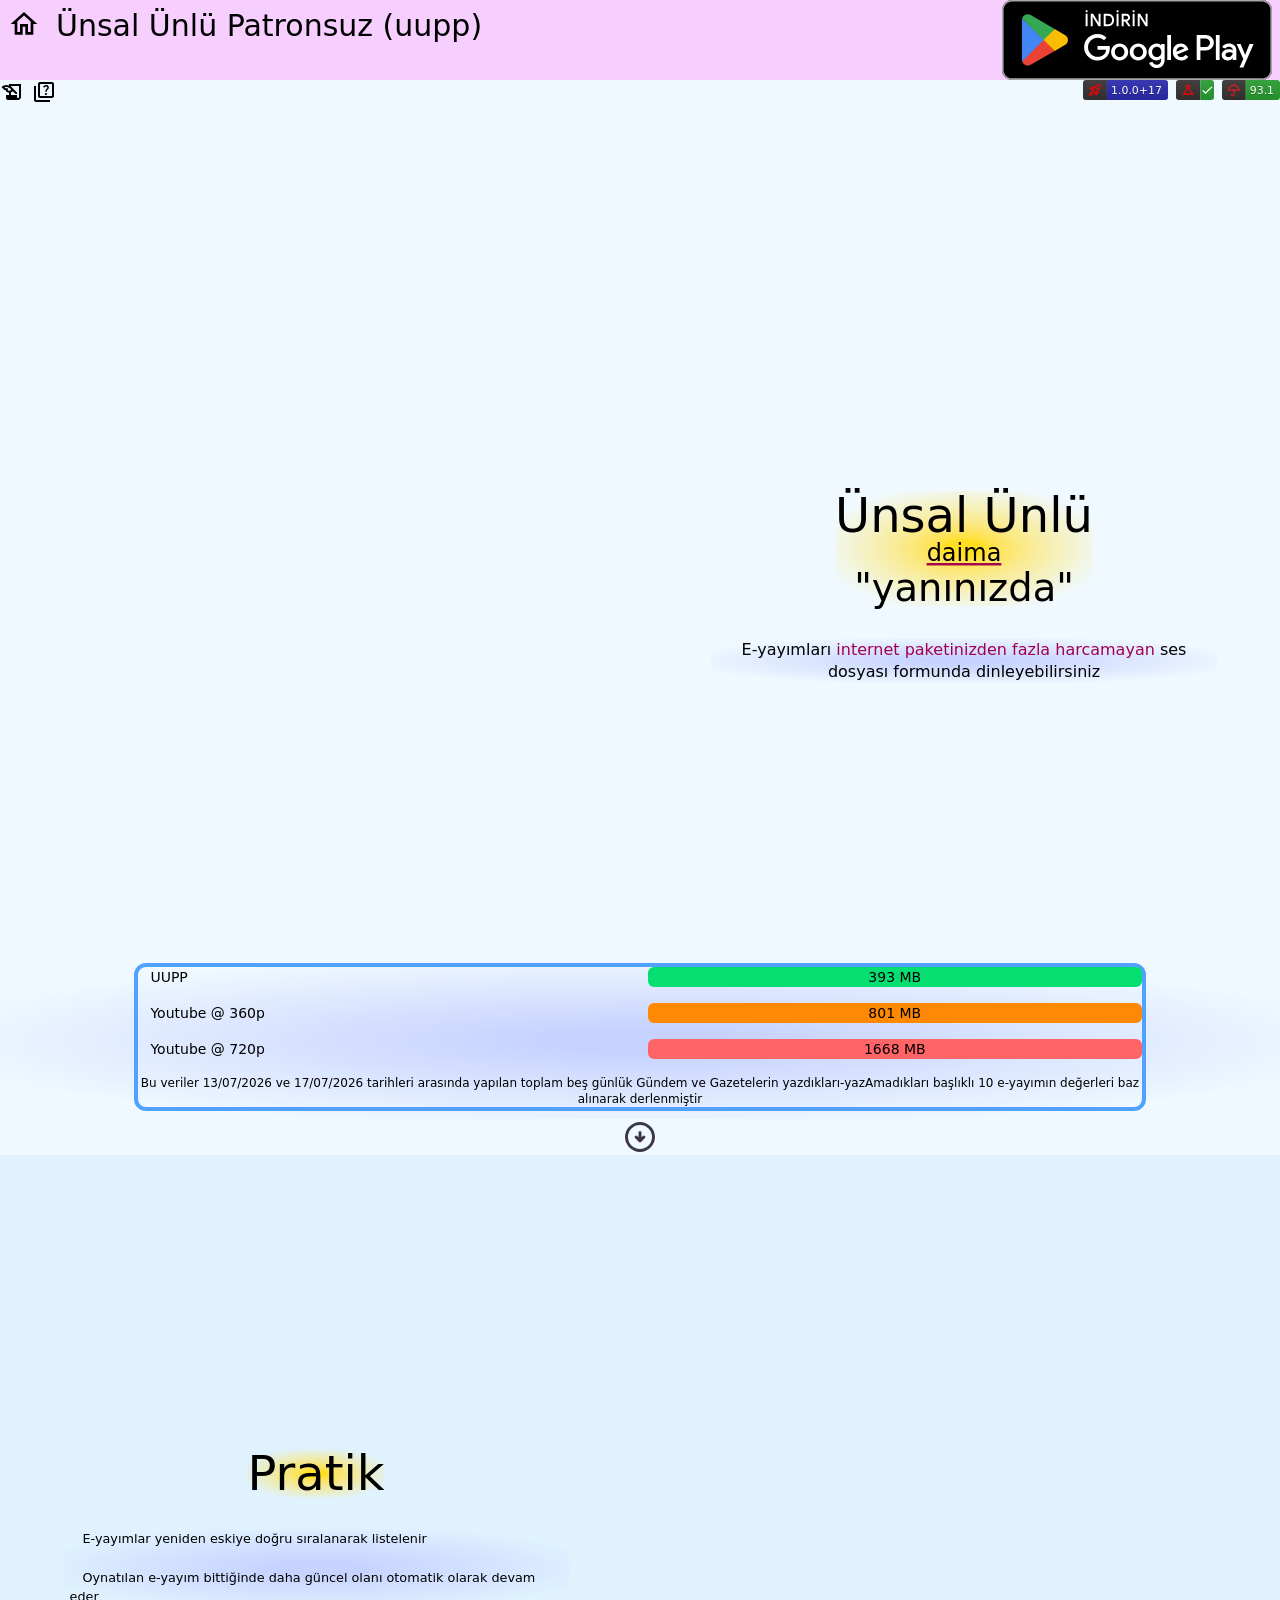
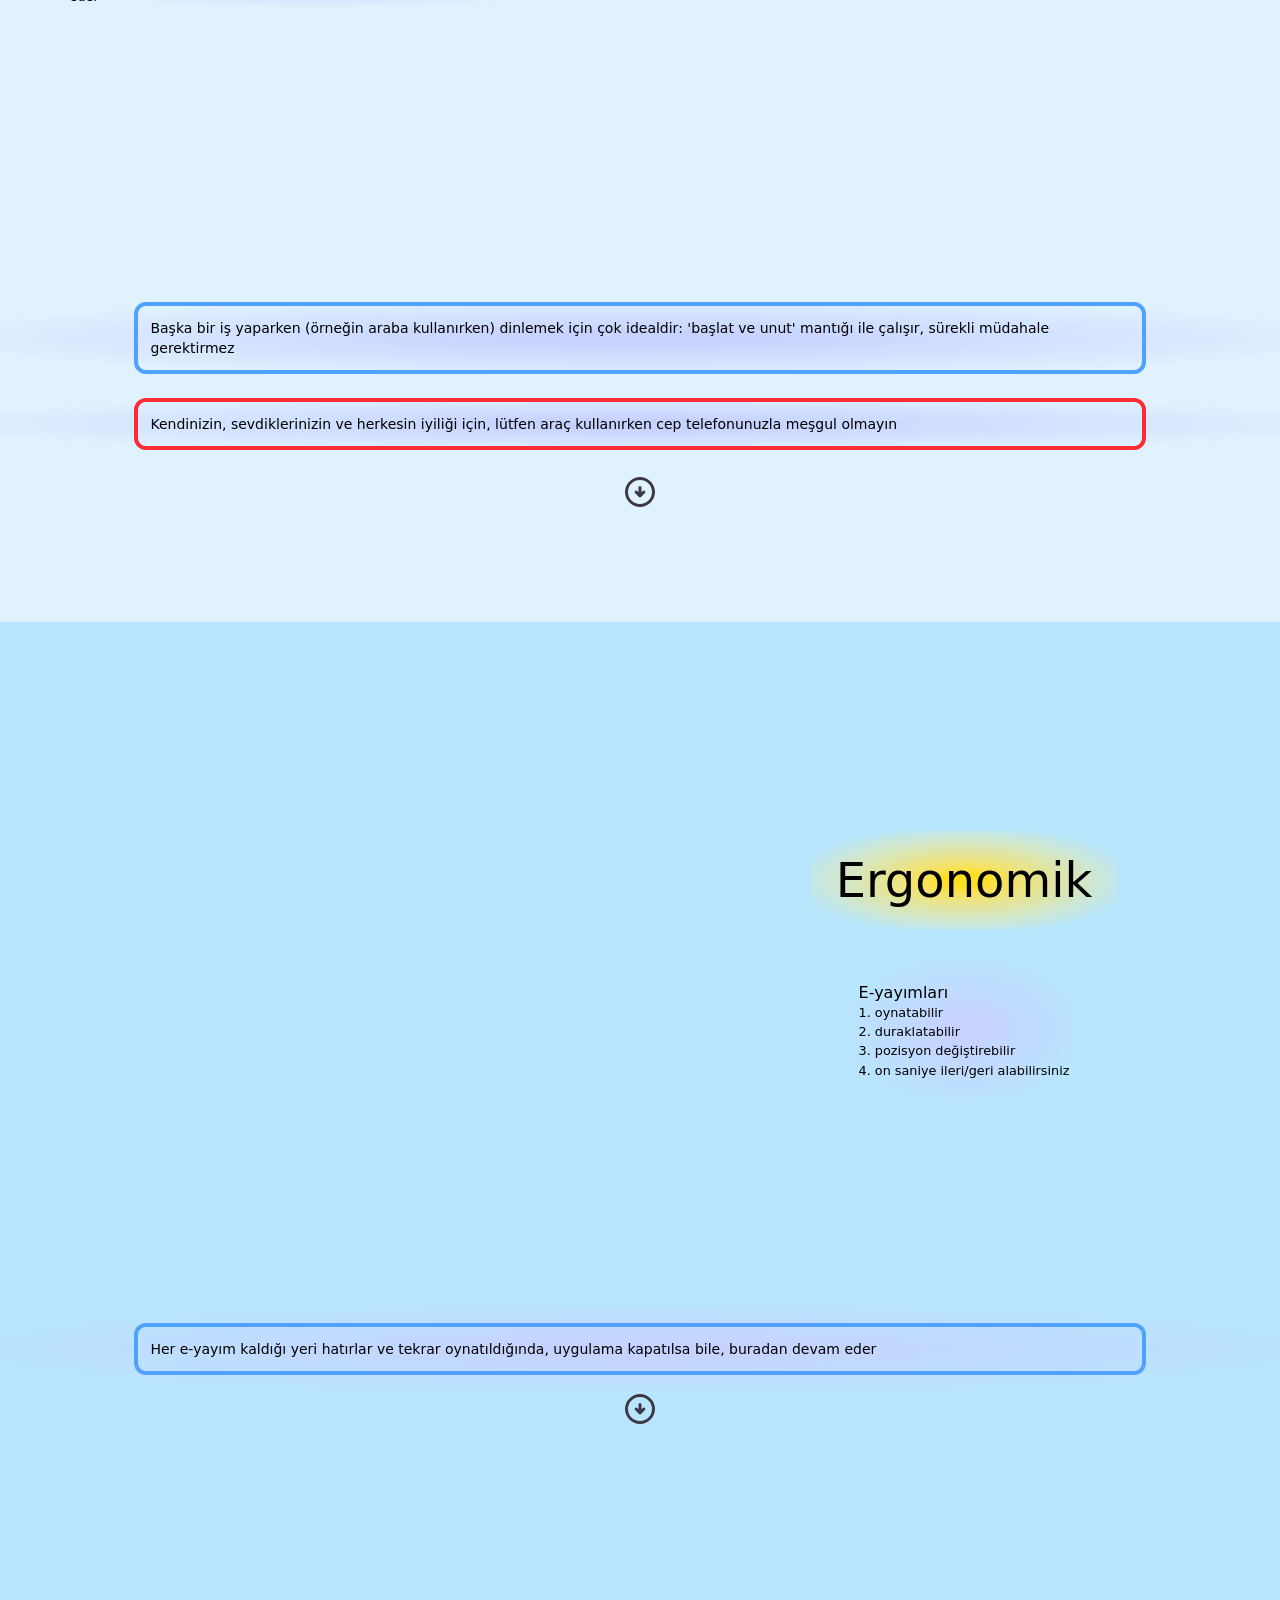
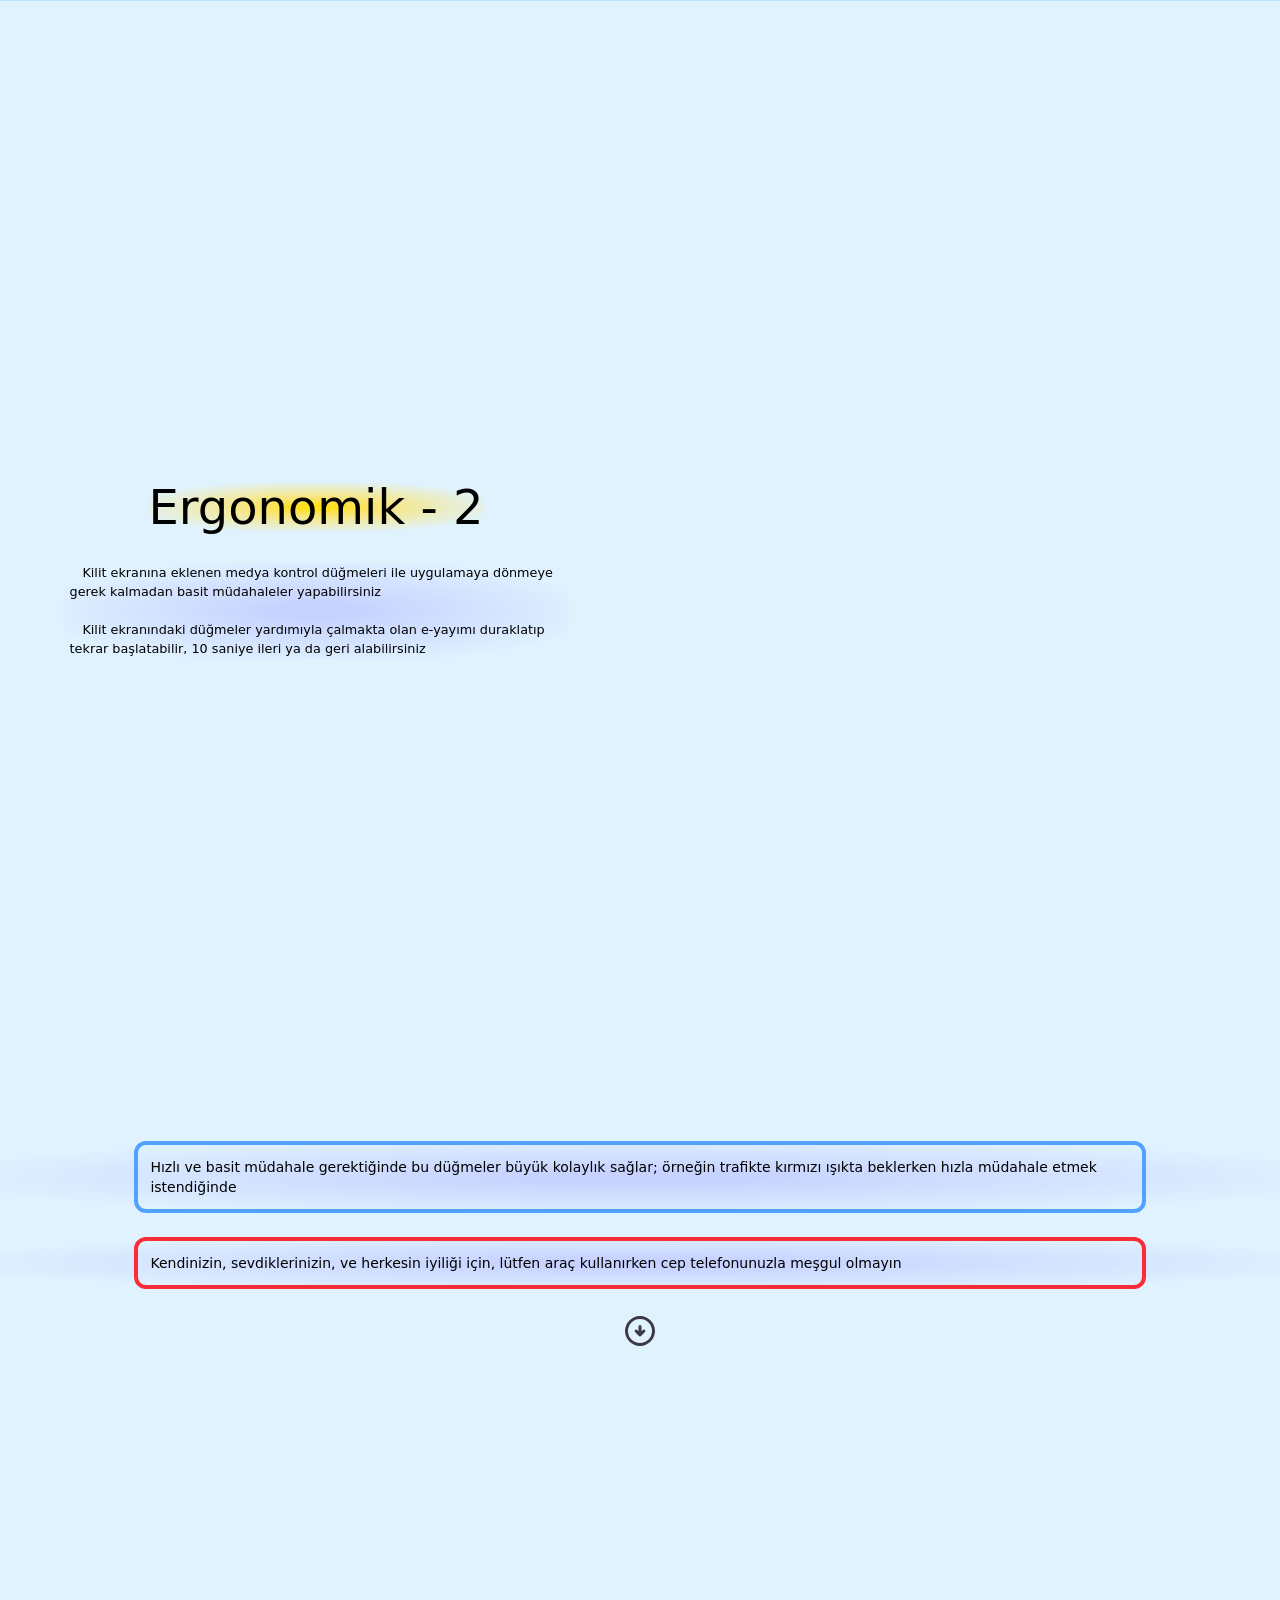
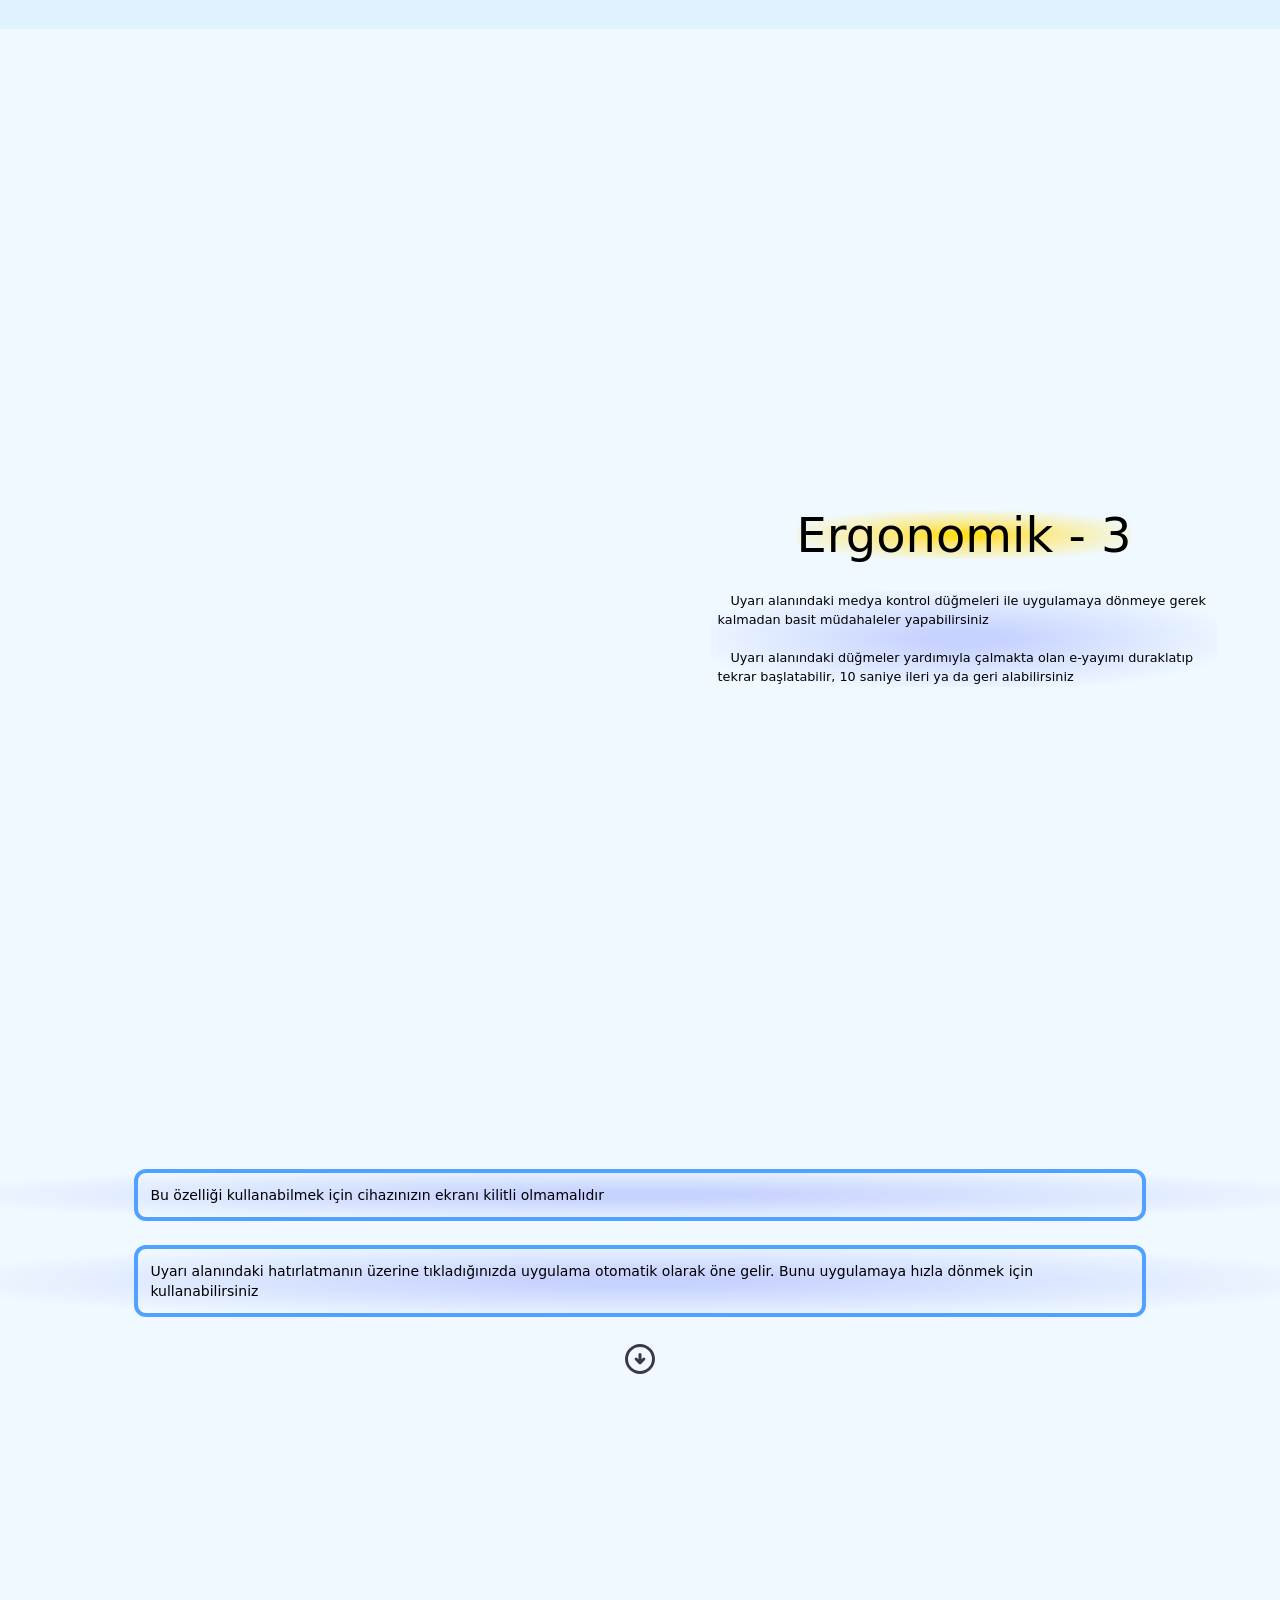
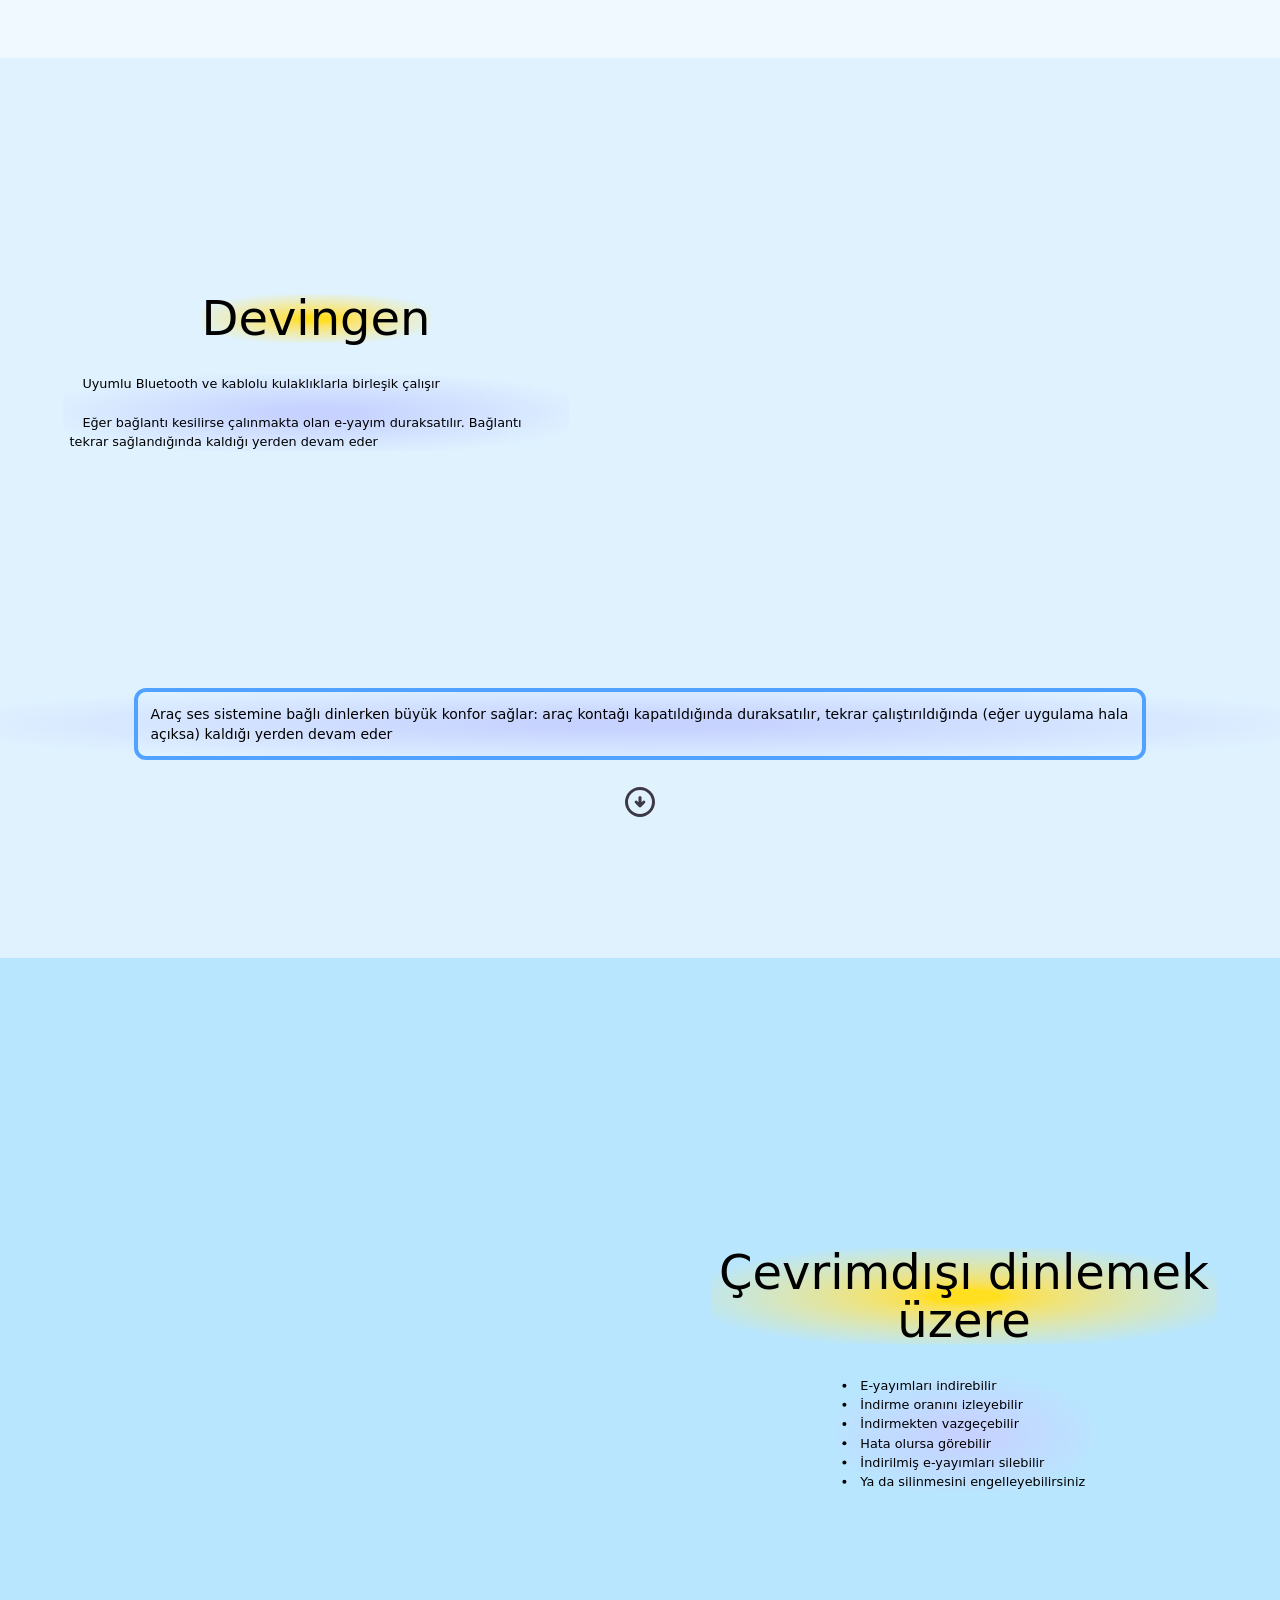
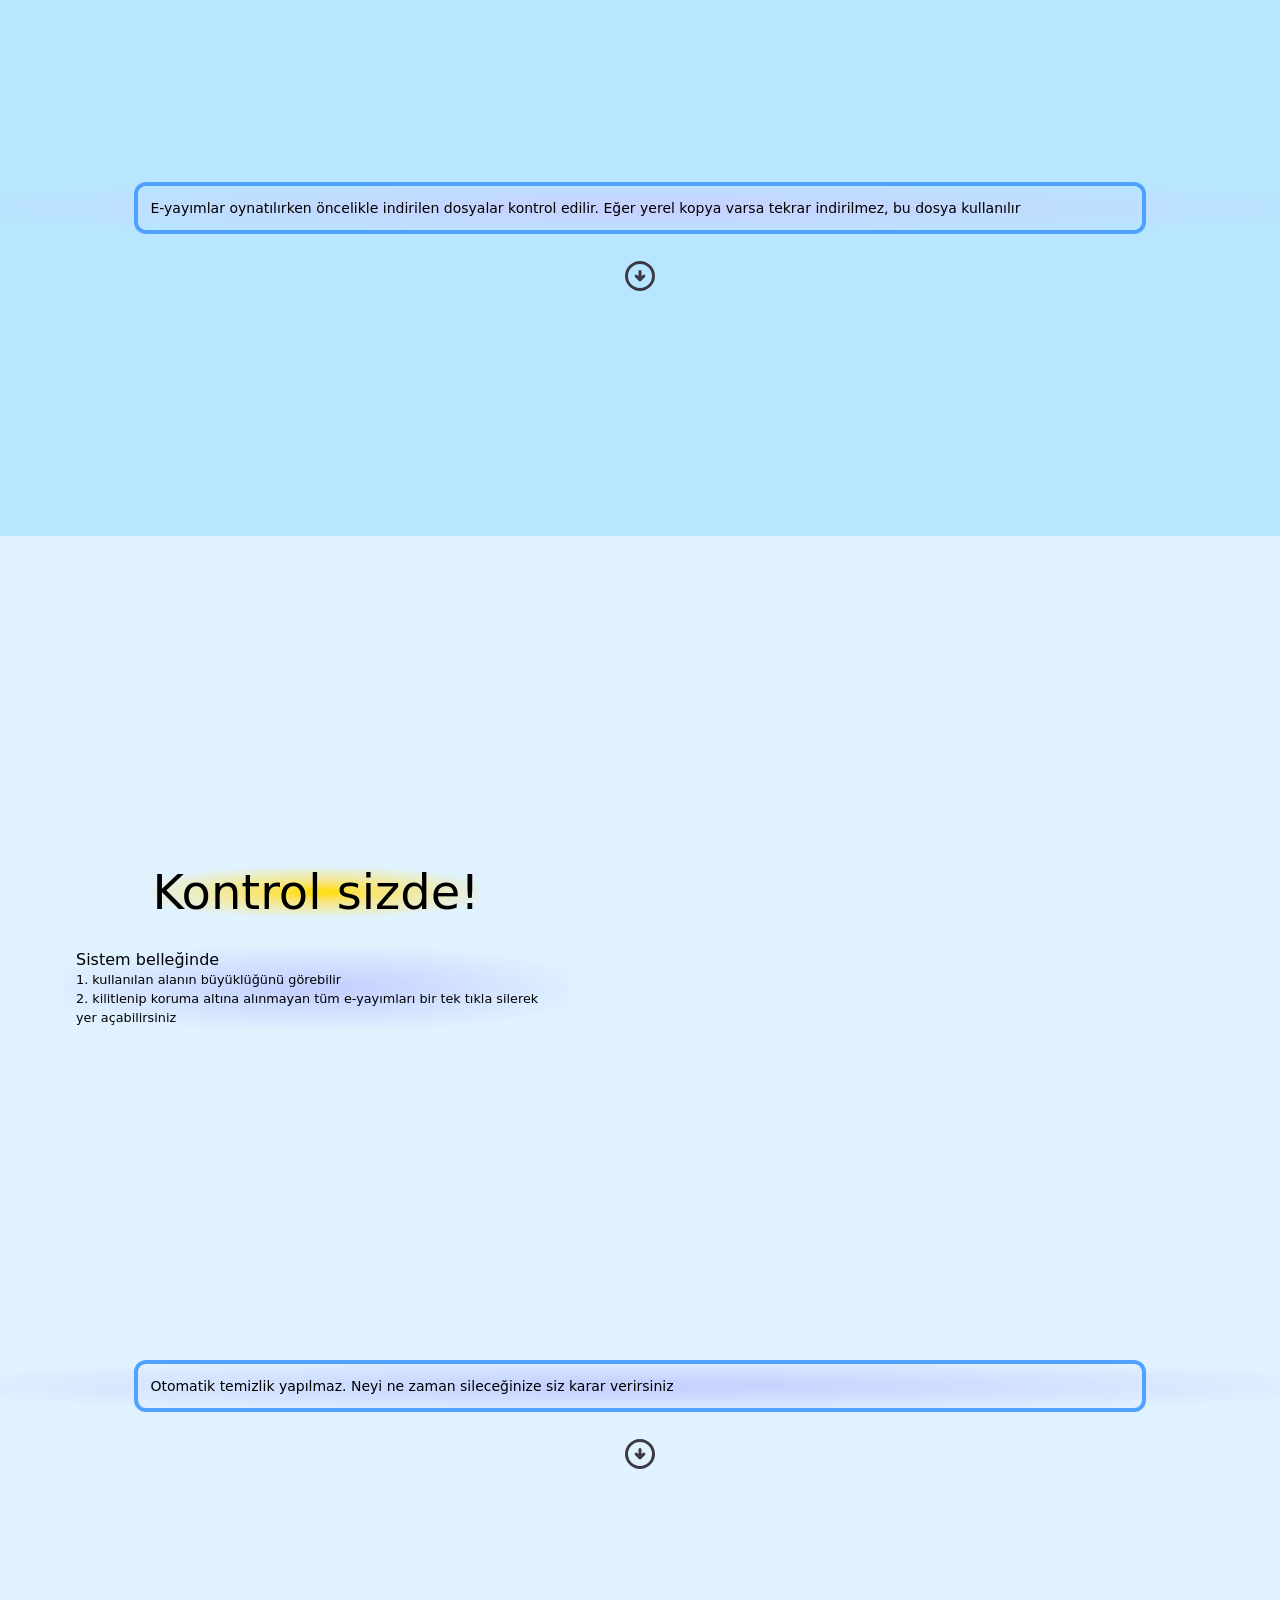
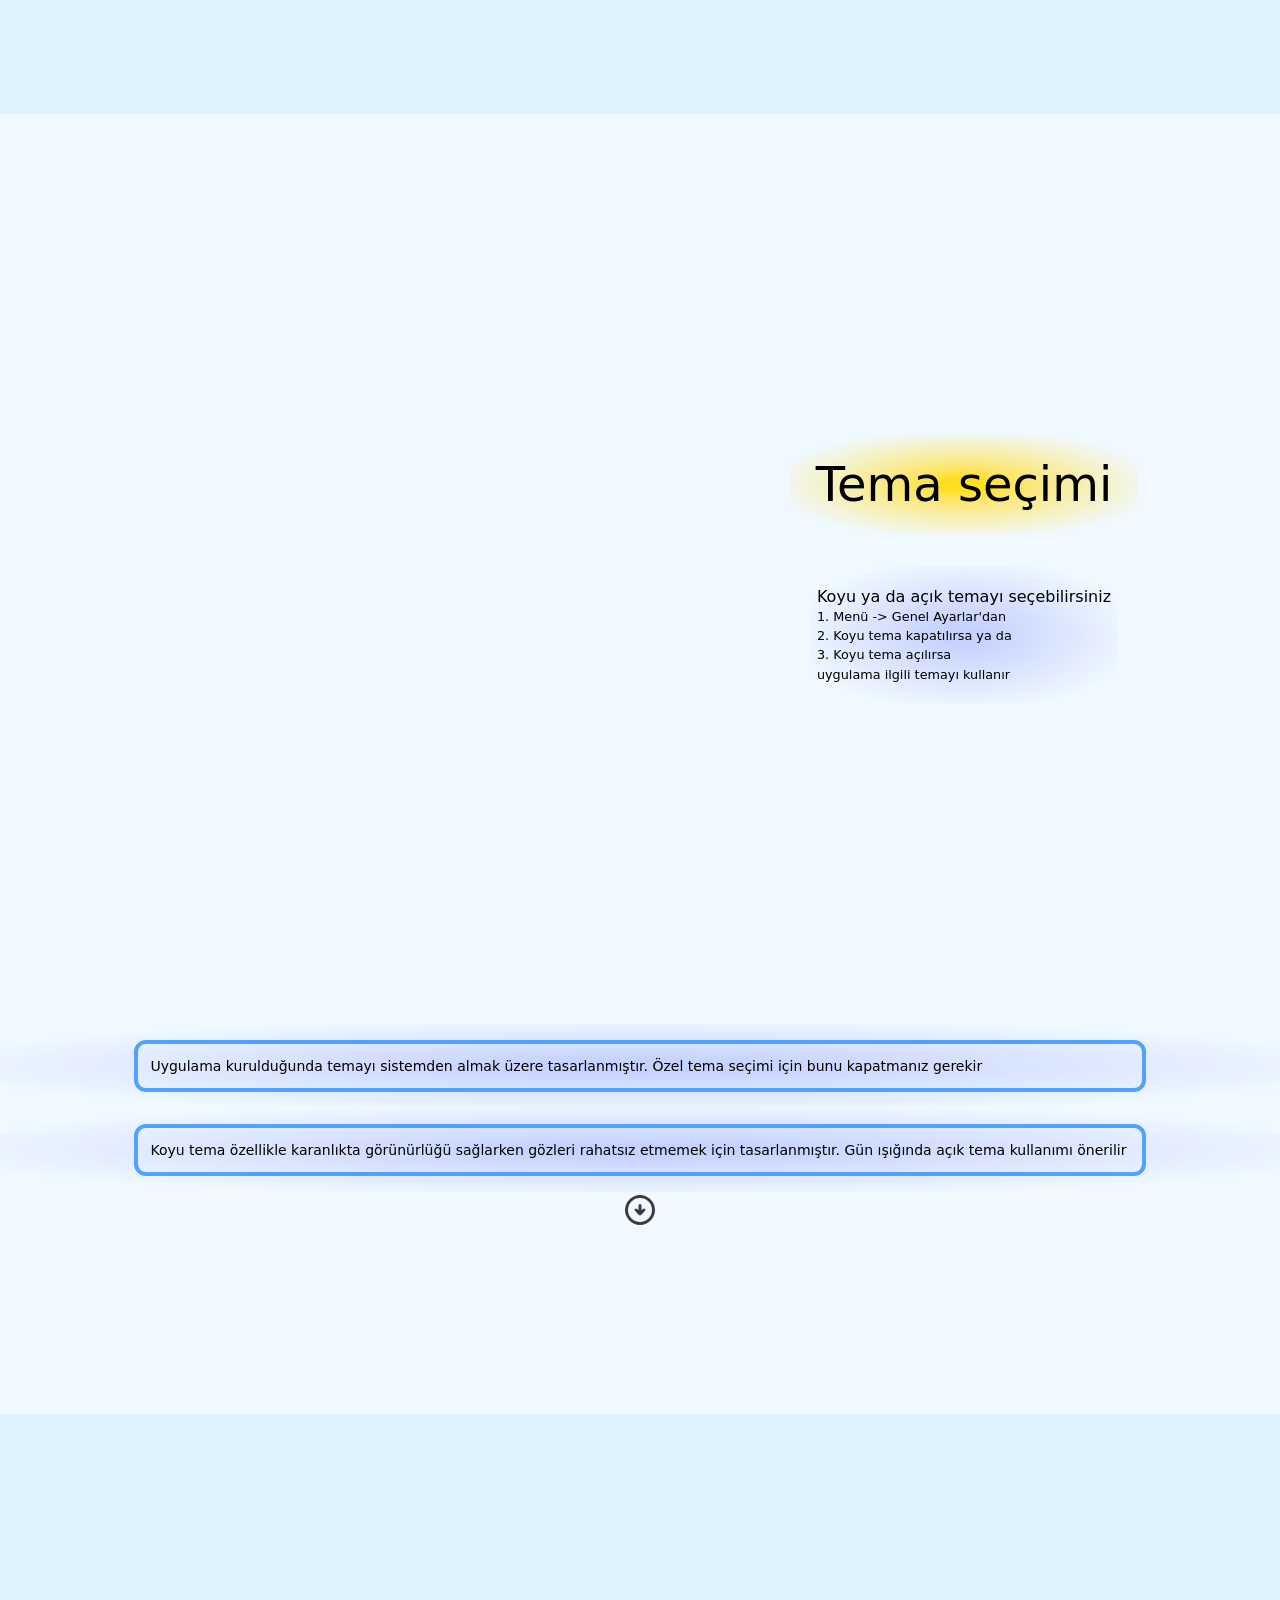
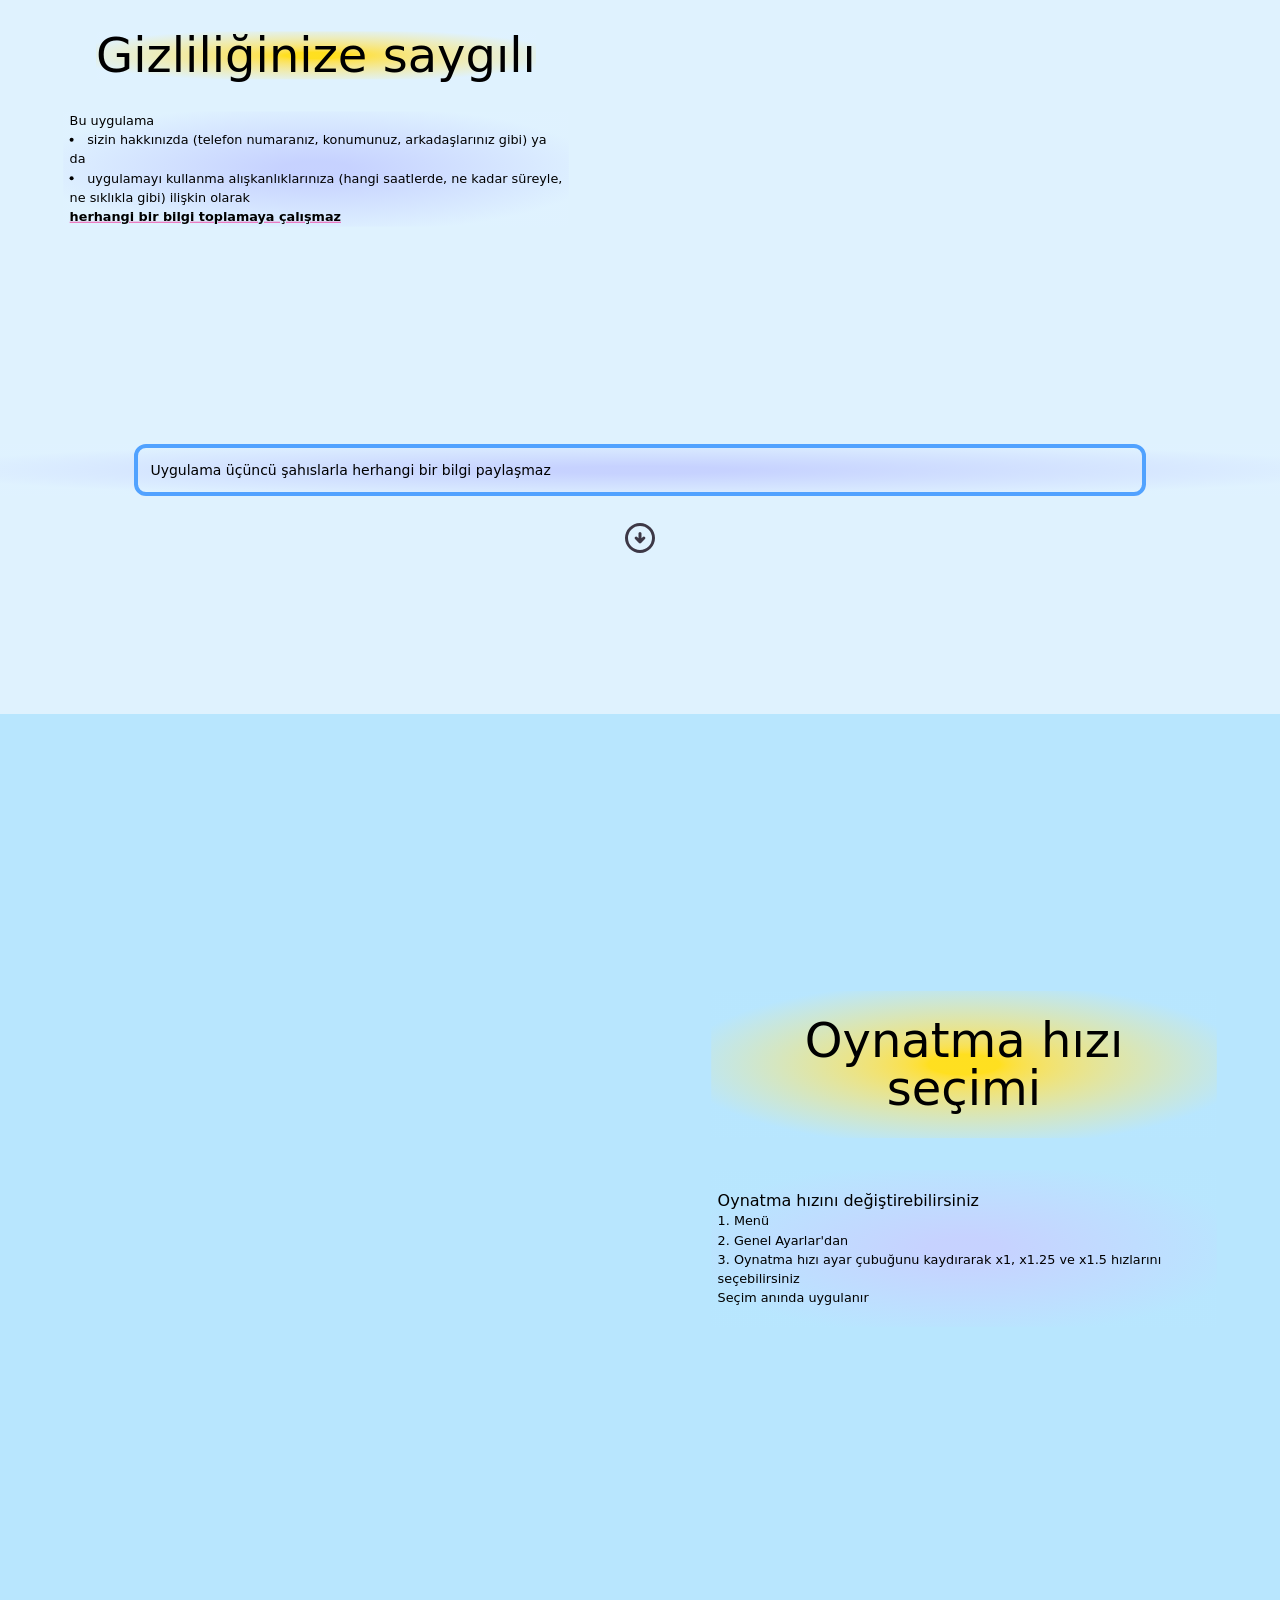
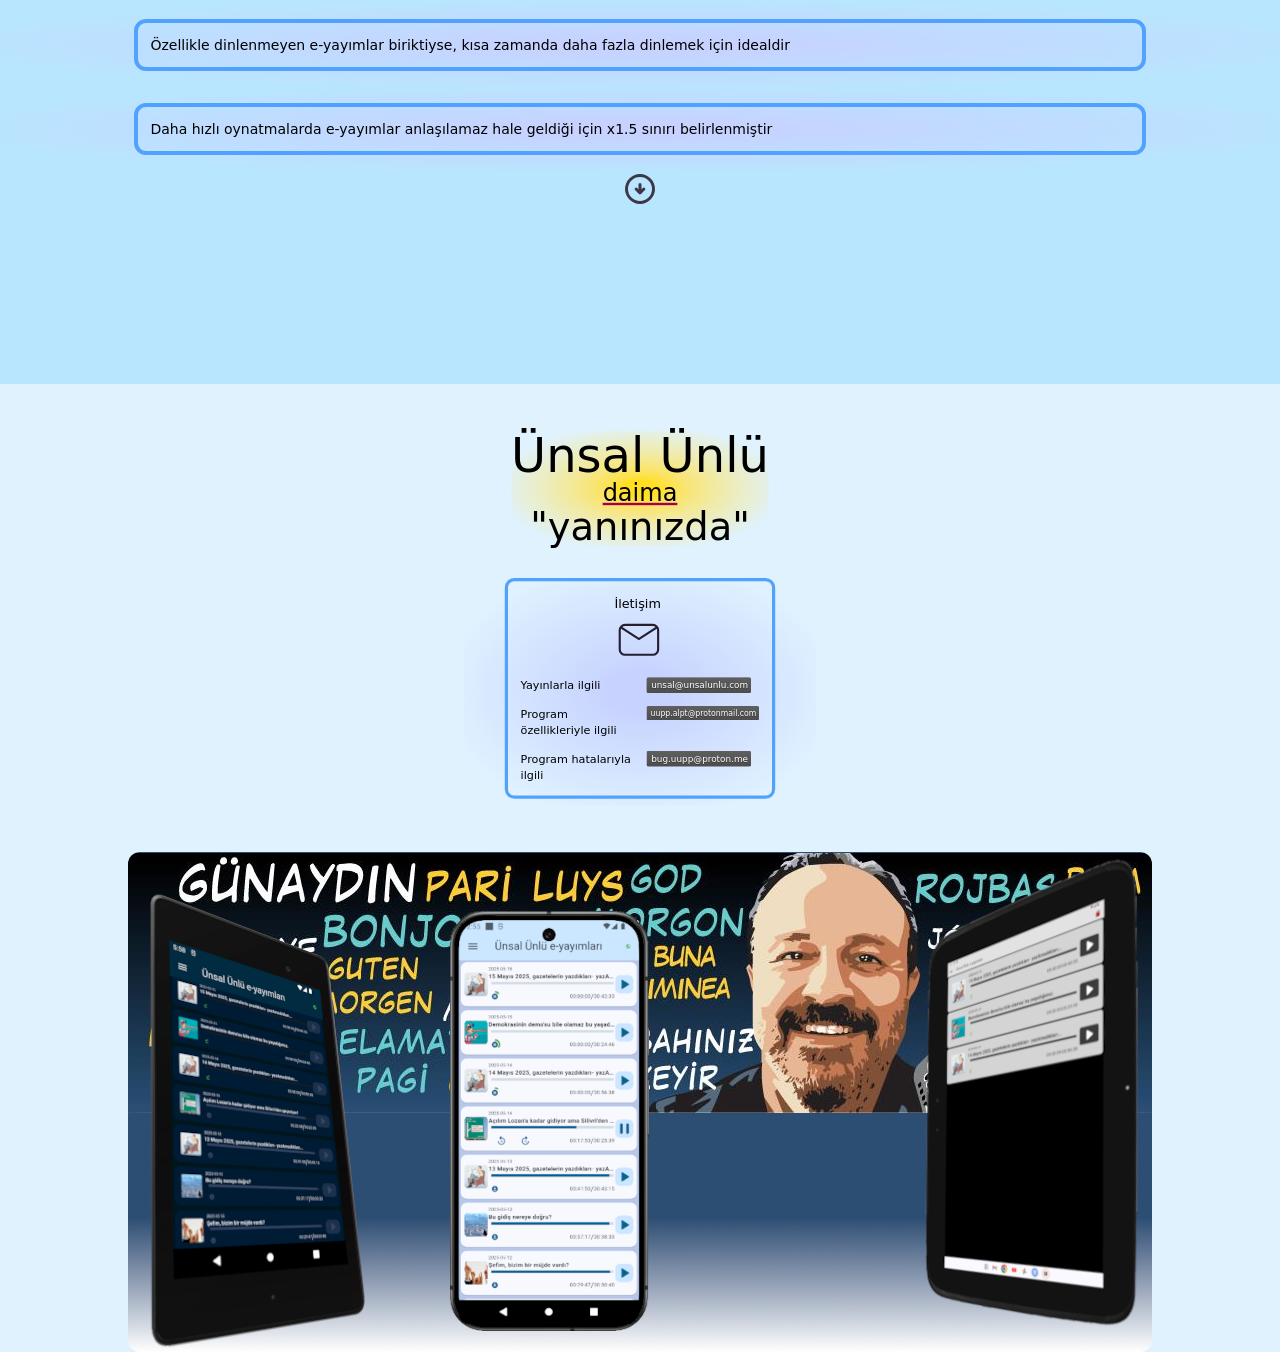
<file: docs/index.html>
<!doctype html>
<html lang="tr">

<head>
    <meta charset="UTF-8">
    <meta name="viewport" content="width=device-width, initial-scale=1.0">
    <meta name="description"
        content="Explains the features of Unsal Unlu Podcast Player (Ünsal Ünlü e-yayımları) mobile application">
    <meta
        keywords="Ünsal Ünlü, mobil, cep, uygulama, gündem, gazete, manşet, yorum, siyaset, doğru, tarafsız, gazetecilik, medya okuma sözlüğü, kitap, tanıtım, umut, destek, omuzomuza, kurtulus">
    <meta name="robots" content="index, follow">
    <meta name="author" content="Alp Tunç">

    <title>Ünsal Ünlü Patronsuz</title>
    <link rel="shortcut icon" type="image/x-icon" href="favicon.ico">
    <link href="./output.css" rel="stylesheet" />
</head>

<body>
    <div class="sticky flex width-full top-0 h-20 bg-fuchsia-200 z-50">

        <div class="flex w-4/6 p-2 content-center">
            <a class="pr-4" href="index.html">
                <img class="h-8" src="assets/svg/home_24dp_000000.svg" alt="Ana Sayfa" />
            </a>
            <p class="font-sans text-xl md:text-3xl text-start">Ünsal Ünlü Patronsuz (uupp)</p>
        </div>
        <div class="flex w-2/6 items-center justify-end p-2 ">
            <a href="https://play.google.com/store/apps/details?id=net.alptunc.uupp">
                <img class="h-20" src="assets/svg/GetItOnGooglePlay_Badge_Web_color_Turkish.svg"
                    alt="Uygulamanın Google Play Store'daki sayfası" />
            </a>
        </div>
    </div>

    <main id="point-zero" class="flex-1 overflow-y-scroll">




        <!-- +++++++++++++++++++++++++++++++++++++++++++++++++++ -->
        <!-- +++++++++++++++++++++++++++++++++++++++++++++++++++ -->
        <!-- +++++++++++++++++++++++++++++++++++++++++++++++++++ -->




        <div id="page1" class="flex min-h-screen bg-sky-50 gap-5">

            <div class="flex flex-col w-full">


                <!--div class="flex gap-x-2 z-40 h-1/10 pe-2" -->
                <div class="flex basis-full">
                    <div class="flex flex-row justify-start basis-3/12 gap-x-2">
                        <a href="history.html">
                            <img class="h-6" src="assets/svg/history_edu_24dp_000000.svg" alt="Uygulamanın tarihçesi" />
                        </a>
                        <a href="faq.html">
                            <img class="h-6" src="assets/svg/quiz_24dp_000000.svg" alt="Sıkça sorulan sorular" />
                        </a>
                    </div>

                    <div class="flex flex-row justify-end basis-9/12 gap-x-2 ">

                        <div>
                            <img src="assets/system_health/release.svg" title="sürüm" alt="sürüm" />
                        </div>
                        <div>
                            <img src="assets/system_health/test_results.svg" title="testler" alt="testler" />
                        </div>
                        <div>
                            <img src="assets/system_health/coverage.svg" title="kapsama" alt="kapsama" />
                        </div>
                    </div>
                </div>

                <div class="flex flex-row h-7/10">

                    <div
                        class="max-h-8/10 uupp_slide_in_from_left flex flex-1 items-start justify-center p-2 text-4xl -translate-x-full transform duration-2000 ease-in-out perspective-normal">
                        <img class="z-10 transform-3d rotate-y-20 max-h-9/10" src="assets/cellPhone/1.initialView.png"
                            alt="" />
                    </div>

                    <div
                        class="flex flex-1 flex-col gap-10 items-center justify-center scale-80 duration-2000 transform uupp_scale_to_normal">
                        <div class="bg-radial from-yellow-300 from-10% to-80% to-sky-50">
                            <p class="font-sans text-2xl md:text-6xl text-center ">
                                Ünsal Ünlü
                            </p>
                            <p class="font-sans text-xl md:text-3xl text-center underline decoration-pink-800">daima</p>
                            <p class="font-sans text-2xl md:text-5xl text-center">"yanınızda"</p>
                        </div>

                        <div class="bg-radial from-indigo-200 to-sky-50 from-10% to-80% px-2">
                            <p class="text-xl text-center">
                                E-yayımları <span class="text-pink-800">internet paketinizden fazla harcamayan</span>
                                ses dosyası
                                formunda
                                dinleyebilirsiniz
                            </p>

                            </p>
                        </div>


                    </div>
                </div>

                <div class="flex justify-center bg-radial from-indigo-200 to-sky-50 from-10% to-80% px-2 pb-2">
                    <div class="grid grid-cols-2 gap-4 text-sm w-8/10 border-blue-400 border-4 rounded-xl ">
                        <div class="px-3">
                            UUPP
                        </div>
                        <div class="bg-green-400 text-center rounded-md">
                            393 MB
                        </div>
                        <div class="px-3">
                            Youtube @ 360p
                        </div>
                        <div class="bg-orange-400 text-center rounded-md">
                            801 MB
                        </div>
                        <div class="px-3">
                            Youtube @ 720p
                        </div>
                        <div class="bg-red-400 text-center rounded-md">
                            1668 MB
                        </div>

                        <div class="col-span-2 text-xs font-extralight text-center">
                            Bu veriler <span class="font-medium">13/07/2026 ve 17/07/2026 tarihleri arasında</span>
                            yapılan toplam beş
                            günlük <span class="font-medium">Gündem</span> ve <span class="font-medium">Gazetelerin
                                yazdıkları-yazAmadıkları</span> başlıklı 10 e-yayımın değerleri baz alınarak
                            derlenmiştir

                        </div>
                    </div>
                </div>

                <div class="flex flex-row content-end justify-center h-1/10">
                    <img class=" size-6 md:size-9 animate-bounce" src="assets/svg/south.svg"
                        alt="daha fazlası için yukarı kaydırın">
                </div>

            </div> <!-- flex-col -->

        </div> <!-- page1-->




        <!-- +++++++++++++++++++++++++++++++++++++++++++++++++++ -->
        <!-- +++++++++++++++++++++++++++++++++++++++++++++++++++ -->
        <!-- +++++++++++++++++++++++++++++++++++++++++++++++++++ -->




        <div id="page2" class="flex min-h-screen bg-sky-100">
            <div class="flex flex-col w-full">

                <div class="flex flex-row h-7/10">

                    <div
                        class="flex flex-1 flex-col gap-10 items-center justify-center scale-80 duration-2000 transform uupp_scale_to_normal">
                        <div class="bg-radial from-yellow-300 from-10% to-80% to-sky-100">
                            <p class="font-sans text-2xl md:text-6xl text-center ">
                                Pratik
                            </p>

                        </div>

                        <div class="bg-radial from-indigo-200 to-sky-100 from-10% to-80% px-2">
                            <div class="text-base">
                                <p class="indent-4">E-yayımlar yeniden eskiye doğru sıralanarak listelenir</p>
                                <br>
                                <p class="indent-4">Oynatılan e-yayım bittiğinde daha güncel olanı otomatik olarak devam
                                    eder
                                </p>

                            </div>
                        </div>

                    </div>

                    <div
                        class="max-h-8/10 uupp_slide_in_from_right flex flex-1 items-start justify-center p-2 text-4xl translate-x-full transform duration-2000 ease-in-out perspective-normal">
                        <img class="z-10 transform-3d -rotate-y-20 max-h-9/10" src="assets/cellPhone/2.ordering.png"
                            alt="" />
                    </div>

                </div>

                <div class="flex justify-center bg-radial from-indigo-200 to-sky-100 from-10% to-80% px-2 mb-6">
                    <p class="text-sm w-8/10 border-blue-400 border-4 rounded-xl p-3">
                        Başka bir iş yaparken (örneğin araba kullanırken) dinlemek için çok idealdir: 'başlat ve unut'
                        mantığı ile
                        çalışır, sürekli müdahale gerektirmez
                    </p>
                </div>

                <div class="flex justify-center bg-radial from-indigo-200 to-sky-100 from-10% to-80% px-2 mb-6">
                    <p class="text-sm w-8/10 border-4 border-red-500 rounded-xl p-3">
                        Kendinizin, sevdiklerinizin ve herkesin iyiliği için, lütfen araç kullanırken cep telefonunuzla
                        meşgul olmayın
                    </p>
                </div>

                <div class="flex flex-row content-end justify-center h-1/10">
                    <img class=" size-6 md:size-9 animate-bounce" src="assets/svg/south.svg"
                        alt="daha fazlası için yukarı kaydırın">
                </div>

            </div> <!-- flex-col -->

        </div> <!-- page2 -->



        <!-- +++++++++++++++++++++++++++++++++++++++++++++++++++ -->
        <!-- +++++++++++++++++++++++++++++++++++++++++++++++++++ -->
        <!-- +++++++++++++++++++++++++++++++++++++++++++++++++++ -->




        <div id="page3" class="flex min-h-screen bg-sky-200 gap-5">

            <div class="flex flex-col w-full">

                <div class="flex flex-row h-7/10">

                    <div
                        class="max-h-8/10 uupp_slide_in_from_left flex flex-1 items-start justify-center p-2 text-4xl -translate-x-full transform duration-2000 ease-in-out perspective-normal">
                        <img class="z-10 transform-3d rotate-y-20 max-h-9/10" src="assets/cellPhone/3.playControls.png"
                            alt="" />
                    </div>

                    <div
                        class="flex flex-1 flex-col gap-10 items-center justify-center scale-80 duration-2000 transform uupp_scale_to_normal">
                        <div class="bg-radial from-yellow-300 from-10% to-80% to-sky-200 p-8">
                            <p class="font-sans text-2xl md:text-6xl text-center ">
                                Ergonomik
                            </p>

                        </div>

                        <div class="bg-radial from-indigo-200 to-sky-200 from-10% to-80% px-2 p-6">
                            <p class="text-xl text-start">
                                E-yayımları
                            </p>
                            <ul class="list-decimal list-inside">
                                <li>oynatabilir</li>
                                <li>duraklatabilir</li>
                                <li>pozisyon değiştirebilir</li>
                                <li>on saniye ileri/geri alabilirsiniz</li>
                            </ul>

                        </div>


                    </div>
                </div>
                <div class="flex justify-center bg-radial from-indigo-200 to-sky-200 from-10% to-80% px-2">
                    <p class="text-sm w-8/10 border-blue-400 border-4 rounded-xl p-3 m-4">
                        Her e-yayım kaldığı yeri hatırlar ve
                        tekrar oynatıldığında, uygulama kapatılsa bile, buradan devam eder
                    </p>
                </div>

                <div class="flex flex-row content-end justify-center h-1/10">
                    <img class=" size-6 md:size-9 animate-bounce" src="assets/svg/south.svg"
                        alt="daha fazlası için yukarı kaydırın">
                </div>

            </div> <!-- flex-col -->

        </div> <!-- page3-->



        <!-- +++++++++++++++++++++++++++++++++++++++++++++++++++ -->
        <!-- +++++++++++++++++++++++++++++++++++++++++++++++++++ -->
        <!-- +++++++++++++++++++++++++++++++++++++++++++++++++++ -->



        <div id="page4" class="flex min-h-screen bg-sky-100">
            <div class="flex flex-col w-full">

                <div class="flex flex-row h-7/10">

                    <div
                        class="flex flex-1 flex-col gap-10 items-center justify-center scale-80 duration-2000 transform uupp_scale_to_normal">
                        <div class="bg-radial from-yellow-300 from-10% to-80% to-sky-100">
                            <p class="font-sans text-2xl md:text-6xl text-center ">
                                Ergonomik - 2
                            </p>

                        </div>

                        <div class="bg-radial from-indigo-200 to-sky-100 from-10% to-80% px-2">
                            <div class="text-base">
                                <p class="indent-4">
                                    Kilit ekranına eklenen medya kontrol düğmeleri ile uygulamaya dönmeye gerek kalmadan
                                    basit müdahaleler yapabilirsiniz


                                </p>
                                <br>
                                <p class="indent-4">
                                    Kilit ekranındaki düğmeler yardımıyla çalmakta olan e-yayımı duraklatıp tekrar
                                    başlatabilir, 10 saniye ileri ya da geri alabilirsiniz
                                </p>

                            </div>
                        </div>

                    </div>

                    <div
                        class="max-h-8/10 uupp_slide_in_from_right flex flex-1 items-start justify-center p-2 text-4xl translate-x-full transform duration-2000 ease-in-out perspective-normal">
                        <img class="z-10 transform-3d -rotate-y-20 max-h-9/10"
                            src="assets/cellPhone/9.lock_screen_media_controls_annotated.png" alt="" />
                    </div>

                </div>

                <div class="flex justify-center bg-radial from-indigo-200 to-sky-100 from-10% to-80% px-2 mb-6">
                    <p class="text-sm w-8/10 border-blue-400 border-4 rounded-xl p-3">
                        Hızlı ve basit müdahale gerektiğinde bu düğmeler büyük kolaylık sağlar; örneğin trafikte kırmızı
                        ışıkta beklerken hızla müdahale etmek istendiğinde
                    </p>
                </div>

                <div class="flex justify-center bg-radial from-indigo-200 to-sky-100 from-10% to-80% px-2 mb-6">
                    <p class="text-sm w-8/10 border-red-500 border-4 rounded-xl p-3">
                        Kendinizin, sevdiklerinizin, ve herkesin iyiliği için, lütfen araç kullanırken cep telefonunuzla
                        meşgul olmayın
                    </p>
                </div>


                <div class="flex flex-row content-end justify-center h-1/10">
                    <img class=" size-6 md:size-9 animate-bounce" src="assets/svg/south.svg"
                        alt="daha fazlası için yukarı kaydırın">
                </div>

            </div> <!-- flex-col -->

        </div> <!-- page4 -->

        <!-- +++++++++++++++++++++++++++++++++++++++++++++++++++ -->
        <!-- +++++++++++++++++++++++++++++++++++++++++++++++++++ -->
        <!-- +++++++++++++++++++++++++++++++++++++++++++++++++++ -->



        <div id="page5" class="flex min-h-screen bg-sky-50 gap-5">

            <div class="flex flex-col w-full">

                <div class="flex flex-row h-7/10">

                    <div
                        class="max-h-8/10 uupp_slide_in_from_left flex flex-1 items-start justify-center p-2 text-4xl -translate-x-full transform duration-2000 ease-in-out perspective-normal">
                        <img class="z-10 transform-3d rotate-y-20 max-h-9/10"
                            src="assets/cellPhone/10.notification_area_media_controls_annotated.png" alt="" />
                    </div>

                    <div
                        class="flex flex-1 flex-col gap-10 items-center justify-center scale-80 duration-2000 transform uupp_scale_to_normal">
                        <div class="bg-radial from-yellow-300 from-10% to-80% to-sky-50">
                            <p class="font-sans text-2xl md:text-6xl text-center ">
                                Ergonomik - 3
                            </p>
                        </div>

                        <div class="bg-radial from-indigo-200 to-sky-50 from-10% to-80% px-2">
                            <div class="text-base">
                                <p class="indent-4">
                                    Uyarı alanındaki medya kontrol düğmeleri ile uygulamaya dönmeye gerek kalmadan basit
                                    müdahaleler yapabilirsiniz
                                </p>
                                <br>
                                <p class="indent-4">
                                    Uyarı alanındaki düğmeler yardımıyla çalmakta olan e-yayımı duraklatıp tekrar
                                    başlatabilir, 10 saniye ileri ya da geri alabilirsiniz
                                </p>
                            </div>
                        </div>


                    </div>
                </div>

                <div class="flex justify-center bg-radial from-indigo-200 to-sky-50 from-10% to-80% px-2 mb-6">
                    <p class="text-sm w-8/10 border-blue-400 border-4 rounded-xl p-3">
                        Bu özelliği kullanabilmek için cihazınızın ekranı kilitli olmamalıdır
                    </p>
                </div>


                <div class="flex justify-center bg-radial from-indigo-200 to-sky-50 from-10% to-80% px-2 mb-6">
                    <p class="text-sm w-8/10 border-blue-400 border-4 rounded-xl p-3">
                        Uyarı alanındaki hatırlatmanın üzerine tıkladığınızda uygulama otomatik olarak öne gelir. Bunu
                        uygulamaya hızla dönmek için kullanabilirsiniz
                    </p>
                </div>

                <div class="flex flex-row content-end justify-center h-1/10">
                    <img class=" size-6 md:size-9 animate-bounce" src="assets/svg/south.svg"
                        alt="daha fazlası için yukarı kaydırın">
                </div>

            </div> <!-- flex-col -->

        </div> <!-- page5-->



        <!-- +++++++++++++++++++++++++++++++++++++++++++++++++++ -->
        <!-- +++++++++++++++++++++++++++++++++++++++++++++++++++ -->
        <!-- +++++++++++++++++++++++++++++++++++++++++++++++++++ -->



        <div id="page4" class="flex min-h-screen bg-sky-100">
            <div class="flex flex-col w-full">

                <div class="flex flex-row h-7/10">

                    <div
                        class="flex flex-1 flex-col gap-10 items-center justify-center scale-80 duration-2000 transform uupp_scale_to_normal">
                        <div class="bg-radial from-yellow-300 from-10% to-80% to-sky-100">
                            <p class="font-sans text-2xl md:text-6xl text-center ">
                                Devingen
                            </p>

                        </div>

                        <div class="bg-radial from-indigo-200 to-sky-100 from-10% to-80% px-2">
                            <div class="text-base">
                                <p class="indent-4">
                                    Uyumlu Bluetooth ve kablolu kulaklıklarla birleşik çalışır


                                </p>
                                <br>
                                <p class="indent-4">
                                    Eğer bağlantı kesilirse çalınmakta olan e-yayım duraksatılır.
                                    Bağlantı tekrar sağlandığında kaldığı yerden devam eder
                                </p>

                            </div>
                        </div>

                    </div>

                    <div
                        class="max-h-8/10 uupp_slide_in_from_right flex flex-1 items-start justify-center p-2 text-4xl translate-x-full transform duration-2000 ease-in-out perspective-normal">
                        <img class="z-10 transform-3d -rotate-y-20 max-h-9/10" src="assets/svg/bluetooth.svg" alt="" />
                    </div>

                </div>

                <div class="flex justify-center bg-radial from-indigo-200 to-sky-100 from-10% to-80% px-2 mb-6">
                    <p class="text-sm w-8/10 border-blue-400 border-4 rounded-xl p-3">
                        Araç ses sistemine bağlı dinlerken büyük konfor sağlar: araç kontağı kapatıldığında
                        duraksatılır, tekrar
                        çalıştırıldığında (eğer uygulama hala açıksa) kaldığı yerden devam eder
                    </p>
                </div>

                <div class="flex flex-row content-end justify-center h-1/10">
                    <img class=" size-6 md:size-9 animate-bounce" src="assets/svg/south.svg"
                        alt="daha fazlası için yukarı kaydırın">
                </div>

            </div> <!-- flex-col -->

        </div> <!-- page6 -->



        <!-- +++++++++++++++++++++++++++++++++++++++++++++++++++ -->
        <!-- +++++++++++++++++++++++++++++++++++++++++++++++++++ -->
        <!-- +++++++++++++++++++++++++++++++++++++++++++++++++++ -->



        <div id="page7" class="flex min-h-screen bg-sky-200 gap-5">

            <div class="flex flex-col w-full">

                <div class="flex flex-row h-7/10">

                    <div
                        class="max-h-8/10 uupp_slide_in_from_left flex flex-1 items-start justify-center p-2 text-4xl -translate-x-full transform duration-2000 ease-in-out perspective-normal">
                        <img class="z-10 transform-3d rotate-y-20 max-h-9/10"
                            src="assets/cellPhone/5.download_states_annotated.png" alt="" />
                    </div>

                    <div
                        class="flex flex-1 flex-col gap-10 items-center justify-center scale-80 duration-2000 transform uupp_scale_to_normal">
                        <div class="bg-radial from-yellow-300 from-10% to-80% to-sky-200">
                            <p class="font-sans text-2xl md:text-6xl text-center ">
                                Çevrimdışı dinlemek üzere
                            </p>
                        </div>

                        <div class="bg-radial from-indigo-200 to-sky-200 from-10% to-80% px-2">
                            <ul class="list-disc list-inside">
                                <li>E-yayımları indirebilir</li>
                                <li>İndirme oranını izleyebilir</li>
                                <li>İndirmekten vazgeçebilir</li>
                                <li>Hata olursa görebilir</li>
                                <li>İndirilmiş e-yayımları silebilir</li>
                                <li>Ya da silinmesini engelleyebilirsiniz</li>
                            </ul>

                        </div>


                    </div>
                </div>

                <div class="flex justify-center bg-radial from-indigo-200 to-sky-200 from-10% to-80% px-2 mb-6">
                    <p class="text-sm w-8/10 border-blue-400 border-4 rounded-xl p-3">
                        E-yayımlar oynatılırken öncelikle indirilen dosyalar kontrol edilir.
                        Eğer yerel kopya varsa tekrar indirilmez, bu dosya kullanılır
                    </p>
                </div>

                <div class="flex flex-row content-end justify-center h-1/10">
                    <img class=" size-6 md:size-9 animate-bounce" src="assets/svg/south.svg"
                        alt="daha fazlası için yukarı kaydırın">
                </div>

            </div> <!-- flex-col -->

        </div> <!-- page7-->




        <!-- +++++++++++++++++++++++++++++++++++++++++++++++++++ -->
        <!-- +++++++++++++++++++++++++++++++++++++++++++++++++++ -->
        <!-- +++++++++++++++++++++++++++++++++++++++++++++++++++ -->




        <div id="page8" class="flex min-h-screen bg-sky-100">
            <div class="flex flex-col w-full">

                <div class="flex flex-row h-7/10">

                    <div
                        class="flex flex-1 flex-col gap-10 items-center justify-center scale-80 duration-2000 transform uupp_scale_to_normal">
                        <div class="bg-radial from-yellow-300 from-10% to-80% to-sky-100">
                            <p class="font-sans text-2xl md:text-6xl text-center ">
                                Kontrol sizde!
                            </p>

                        </div>

                        <div class="bg-radial from-indigo-200 to-sky-100 from-10% to-80% px-2">


                            <div class="bg-radial from-indigo-200 to-sky-100 from-10% to-80% px-2">
                                <p class="text-xl text-start">
                                    Sistem belleğinde
                                </p>
                                <ul class="list-decimal list-inside">
                                    <li>kullanılan alanın büyüklüğünü görebilir </li>
                                    <li>kilitlenip koruma altına alınmayan tüm e-yayımları bir tek tıkla silerek yer
                                        açabilirsiniz</li>
                                </ul>

                            </div>


                        </div>

                    </div>

                    <div
                        class="max-h-8/10 uupp_slide_in_from_right flex flex-1 items-start justify-center p-2 text-4xl translate-x-full transform duration-2000 ease-in-out perspective-normal">
                        <img class="z-10 transform-3d -rotate-y-20 max-h-9/10" src="assets/cellPhone/6.menu_depo.png"
                            alt="" />
                    </div>

                </div>

                <div class="flex justify-center bg-radial from-indigo-200 to-sky-100 from-10% to-80% px-2 mb-6">
                    <p class="text-sm w-8/10 border-blue-400 border-4 rounded-xl p-3">
                        Otomatik temizlik yapılmaz. Neyi ne zaman sileceğinize siz karar verirsiniz
                    </p>
                </div>

                <div class="flex flex-row content-end justify-center h-1/10">
                    <img class=" size-6 md:size-9 animate-bounce" src="assets/svg/south.svg"
                        alt="daha fazlası için yukarı kaydırın">
                </div>

            </div> <!-- flex-col -->

        </div> <!-- page8 -->



        <!-- +++++++++++++++++++++++++++++++++++++++++++++++++++ -->
        <!-- +++++++++++++++++++++++++++++++++++++++++++++++++++ -->
        <!-- +++++++++++++++++++++++++++++++++++++++++++++++++++ -->




        <div id="page9" class="flex min-h-screen bg-sky-50 gap-5">

            <div class="flex flex-col w-full">

                <div class="flex flex-row h-7/10">

                    <div
                        class="max-h-8/10 uupp_slide_in_from_left flex flex-1 items-start justify-center p-2 text-4xl -translate-x-full transform duration-2000 ease-in-out perspective-normal">
                        <img class="z-10 transform-3d rotate-y-20 max-h-9/10"
                            src="assets/cellPhone/7.dark_mode_switch_annotated.png" alt="" />
                    </div>

                    <div
                        class="flex flex-1 flex-col gap-10 items-center justify-center scale-80 duration-2000 transform uupp_scale_to_normal">
                        <div class="bg-radial from-yellow-300 from-10% to-80% to-sky-50 p-8">
                            <p class="font-sans text-2xl md:text-6xl text-center ">
                                Tema seçimi
                            </p>

                        </div>

                        <div class="bg-radial from-indigo-200 to-sky-50 from-10% to-80% px-2 p-6">
                            <p class="text-xl text-start">
                                Koyu ya da açık temayı seçebilirsiniz
                            </p>
                            <ul class="list-decimal list-inside">
                                <li>Menü -> Genel Ayarlar'dan</li>
                                <li>Koyu tema kapatılırsa ya da</li>
                                <li>Koyu tema açılırsa</li>
                            </ul>
                            <p class="text-base text-start">
                                uygulama ilgili temayı kullanır
                            </p>
                        </div>


                    </div>
                </div>
                <div class="flex justify-center bg-radial from-indigo-200 to-sky-50 from-10% to-80% px-2">
                    <p class="text-sm w-8/10 border-blue-400 border-4 rounded-xl p-3 m-4">
                        Uygulama kurulduğunda temayı sistemden almak üzere tasarlanmıştır. Özel tema seçimi için bunu
                        kapatmanız
                        gerekir
                    </p>
                </div>
                <div class="flex justify-center bg-radial from-indigo-200 to-sky-50 from-10% to-80% px-2">
                    <p class="text-sm w-8/10 border-blue-400 border-4 rounded-xl p-3 m-4">
                        Koyu tema özellikle karanlıkta görünürlüğü sağlarken gözleri rahatsız etmemek için
                        tasarlanmıştır. Gün
                        ışığında açık tema kullanımı önerilir
                    </p>
                </div>
                <div class="flex flex-row content-end justify-center h-1/10">
                    <img class=" size-6 md:size-9 animate-bounce" src="assets/svg/south.svg"
                        alt="daha fazlası için yukarı kaydırın">
                </div>
            </div>

        </div> <!-- flex-col -->

        </div> <!-- page9-->



        <!-- +++++++++++++++++++++++++++++++++++++++++++++++++++ -->
        <!-- +++++++++++++++++++++++++++++++++++++++++++++++++++ -->
        <!-- +++++++++++++++++++++++++++++++++++++++++++++++++++ -->



        <div id="page10" class="flex min-h-screen bg-sky-100">
            <div class="flex flex-col w-full">

                <div class="flex flex-row h-7/10">

                    <div
                        class="flex flex-1 flex-col gap-10 items-center justify-center scale-80 duration-2000 transform uupp_scale_to_normal">
                        <div class="bg-radial from-yellow-300 from-10% to-80% to-sky-100">
                            <p class="font-sans text-2xl md:text-6xl text-center ">
                                Gizliliğinize saygılı
                            </p>

                        </div>

                        <div class="bg-radial from-indigo-200 to-sky-100 from-10% to-80% px-2">
                            <div class="text-base">
                                <p>
                                    Bu uygulama
                                </p>
                                <ul class="list-disc list-inside">
                                    <li>sizin hakkınızda (telefon numaranız, konumunuz, arkadaşlarınız gibi) ya da</li>
                                    <li>uygulamayı kullanma alışkanlıklarınıza (hangi saatlerde, ne kadar süreyle, ne
                                        sıklıkla gibi) ilişkin olarak</li>
                                </ul>
                                <p class="font-bold underline decoration-pink-500">herhangi bir bilgi toplamaya çalışmaz
                                </p>
                            </div>
                        </div>

                    </div>

                    <div
                        class="max-h-8/10 uupp_slide_in_from_right flex flex-1 items-start justify-center p-2 text-4xl translate-x-full transform duration-2000 ease-in-out perspective-normal">
                        <img class="z-10 transform-3d -rotate-y-20 max-h-9/10" src="assets/svg/privacy.svg" alt="" />
                    </div>

                </div>

                <div class="flex justify-center bg-radial from-indigo-200 to-sky-100 from-10% to-80% px-2 mb-6">
                    <p class="text-sm w-8/10 border-blue-400 border-4 rounded-xl p-3">
                        Uygulama üçüncü şahıslarla herhangi bir bilgi paylaşmaz
                    </p>
                </div>

                <div class="flex flex-row content-end justify-center h-1/10">
                    <img class=" size-6 md:size-9 animate-bounce" src="assets/svg/south.svg"
                        alt="daha fazlası için yukarı kaydırın">
                </div>

            </div> <!-- flex-col -->

        </div> <!-- page10 -->


        <!-- +++++++++++++++++++++++++++++++++++++++++++++++++++ -->
        <!-- +++++++++++++++++++++++++++++++++++++++++++++++++++ -->
        <!-- +++++++++++++++++++++++++++++++++++++++++++++++++++ -->




        <div id="page11" class="flex min-h-screen bg-sky-200 gap-5">

            <div class="flex flex-col w-full">

                <div class="flex flex-row h-7/10">

                    <div
                        class="max-h-8/10 uupp_slide_in_from_left flex flex-1 items-start justify-center p-2 text-4xl -translate-x-full transform duration-2000 ease-in-out perspective-normal">
                        <img class="z-10 transform-3d rotate-y-20 max-h-9/10"
                            src="assets/cellPhone/11.playback_speed_setting.png" alt="" />
                    </div>

                    <div
                        class="flex flex-1 flex-col gap-10 items-center justify-center scale-80 duration-2000 transform uupp_scale_to_normal">
                        <div class="bg-radial from-yellow-300 from-10% to-80% to-sky-200 p-8">
                            <p class="font-sans text-2xl md:text-6xl text-center ">
                                Oynatma hızı seçimi
                            </p>

                        </div>

                        <div class="bg-radial from-indigo-200 to-sky-200 from-10% to-80% px-2 p-6">
                            <p class="text-xl text-start">
                                Oynatma hızını değiştirebilirsiniz
                            </p>
                            <ul class="list-decimal list-inside">
                                <li>Menü</li>
                                <li>Genel Ayarlar'dan</li>
                                <li>Oynatma hızı ayar çubuğunu kaydırarak x1, x1.25 ve x1.5 hızlarını seçebilirsiniz
                                </li>
                            </ul>
                            <p class="text-base text-start">
                                Seçim anında uygulanır
                            </p>
                        </div>


                    </div>
                </div>
                <div class="flex justify-center bg-radial from-indigo-200 to-sky-200 from-10% to-80% px-2">
                    <p class="text-sm w-8/10 border-blue-400 border-4 rounded-xl p-3 m-4">
                        Özellikle dinlenmeyen e-yayımlar biriktiyse, kısa zamanda daha fazla dinlemek için idealdir
                    </p>
                </div>
                <div class="flex justify-center bg-radial from-indigo-200 to-sky-200 from-10% to-80% px-2">
                    <p class="text-sm w-8/10 border-blue-400 border-4 rounded-xl p-3 m-4">
                        Daha hızlı oynatmalarda e-yayımlar anlaşılamaz hale geldiği için x1.5 sınırı belirlenmiştir
                    </p>
                </div>
                <div class="flex flex-row content-end justify-center h-1/10">
                    <img class=" size-6 md:size-9 animate-bounce" src="assets/svg/south.svg"
                        alt="daha fazlası için yukarı kaydırın">
                </div>
            </div>

        </div> <!-- flex-col -->

        </div> <!-- page11-->




        <!-- +++++++++++++++++++++++++++++++++++++++++++++++++++ -->
        <!-- +++++++++++++++++++++++++++++++++++++++++++++++++++ -->
        <!-- +++++++++++++++++++++++++++++++++++++++++++++++++++ -->




        <div id="page12" class="flex min-h-screen bg-sky-100">
            <div class="flex flex-col w-full">

                <div class="flex flex-row h-7/10">

                    <div
                        class="flex flex-1 flex-col gap-10 items-center justify-center scale-80 duration-2000 transform uupp_scale_to_normal">
                        <div class="bg-radial from-yellow-300 from-10% to-80% to-sky-100">
                            <p class="font-sans text-2xl md:text-6xl text-center ">
                                Ünsal Ünlü
                            </p>
                            <p class="font-sans text-xl md:text-3xl text-center underline decoration-pink-800">daima</p>
                            <p class="font-sans text-2xl md:text-5xl text-center">"yanınızda"</p>
                        </div>

                        <div class="flex justify-center bg-radial from-indigo-200 to-sky-100 from-10% to-80% px-2 pb-2">
                            <div class="grid grid-cols-2 gap-4 text-sm w-8/10 border-blue-400 border-4 rounded-xl p-4">
                                <div class="col-span-2 text-base font-extralight place-self-center">
                                    <p class="flex">
                                        İletişim

                                    </p>
                                    <img class="flex" src="assets/svg/email.svg" />

                                </div>
                                <div>
                                    Yayınlarla ilgili
                                </div>
                                <div>
                                    <a href="mailto:unsal@unsalunlu.com">
                                        <img src="assets/svg/unsalContactEmail.svg" />
                                    </a>

                                </div>
                                <div>
                                    Program özellikleriyle ilgili
                                </div>
                                <div>
                                    <a href="mailto:uupp.alpt@protonmail.com">
                                        <img src="assets/svg/appFeatureEmail.svg" />
                                    </a>

                                </div>
                                <div>
                                    Program hatalarıyla ilgili
                                </div>
                                <div>
                                    <a href="mailto:bug.uupp@proton.me">
                                        <img src="assets/svg/bugReportEmail.svg" />
                                    </a>

                                </div>

                            </div>
                        </div>

                    </div>

                </div>


                <div class="flex flex-row content-end justify-center">
                    <img class="rounded-xl" src="assets/cellPhone/8.featureImage.png"
                        alt="daha fazlası için yukarı kaydırın">
                </div>

            </div> <!-- flex-col -->

        </div> <!-- page12 -->


    </main>

    <script>
        const scaler_observer_callback = (entries, observer) => {
            entries.forEach(entry => {
                if (entry.isIntersecting) {
                    entry.target.classList.add("scale-100", entry.isIntersecting);
                } else {
                    entry.target.classList.remove("scale-100", entry.isIntersecting);
                }
            });
        }

        const left_side_slider_observer_callback = (entries, observer) => {
            entries.forEach(entry => {
                if (entry.isIntersecting) {
                    entry.target.classList.remove("-translate-x-full", entry.isIntersecting);
                    entry.target.classList.add("translate-x-[0%]", entry.isIntersecting);
                } else {
                    entry.target.classList.remove("translate-x-[0%]", entry.isIntersecting);
                    entry.target.classList.add("-translate-x-full", entry.isIntersecting);
                }
            });
        };


        const right_side_slider_observer_callback = (entries, observer) => {
            entries.forEach(entry => {
                if (entry.isIntersecting) {
                    entry.target.classList.remove("translate-x-full", entry.isIntersecting);
                    entry.target.classList.add("translate-x-[0%]", entry.isIntersecting);
                } else {
                    entry.target.classList.remove("translate-x-[0%]", entry.isIntersecting);
                    entry.target.classList.add("translate-x-full", entry.isIntersecting);
                }
            });
        };

        const obsOptions = {
            rootMargin: "0px",
            scrollMargin: "0px",
            threshold: "25%"
        };

        const Obs_leftSlider = new IntersectionObserver(left_side_slider_observer_callback);
        document.querySelectorAll('.uupp_slide_in_from_left').forEach(el => {
            Obs_leftSlider.observe(el, obsOptions);
        });

        const Obs_rightSlider = new IntersectionObserver(right_side_slider_observer_callback);
        document.querySelectorAll('.uupp_slide_in_from_right').forEach(el => {
            Obs_rightSlider.observe(el, obsOptions);
        });

        const Obs_scaler = new IntersectionObserver(scaler_observer_callback);
        document.querySelectorAll('.uupp_scale_to_normal').forEach(el => {
            Obs_scaler.observe(el, obsOptions);
        });


    </script>
</body>

</html
</file>
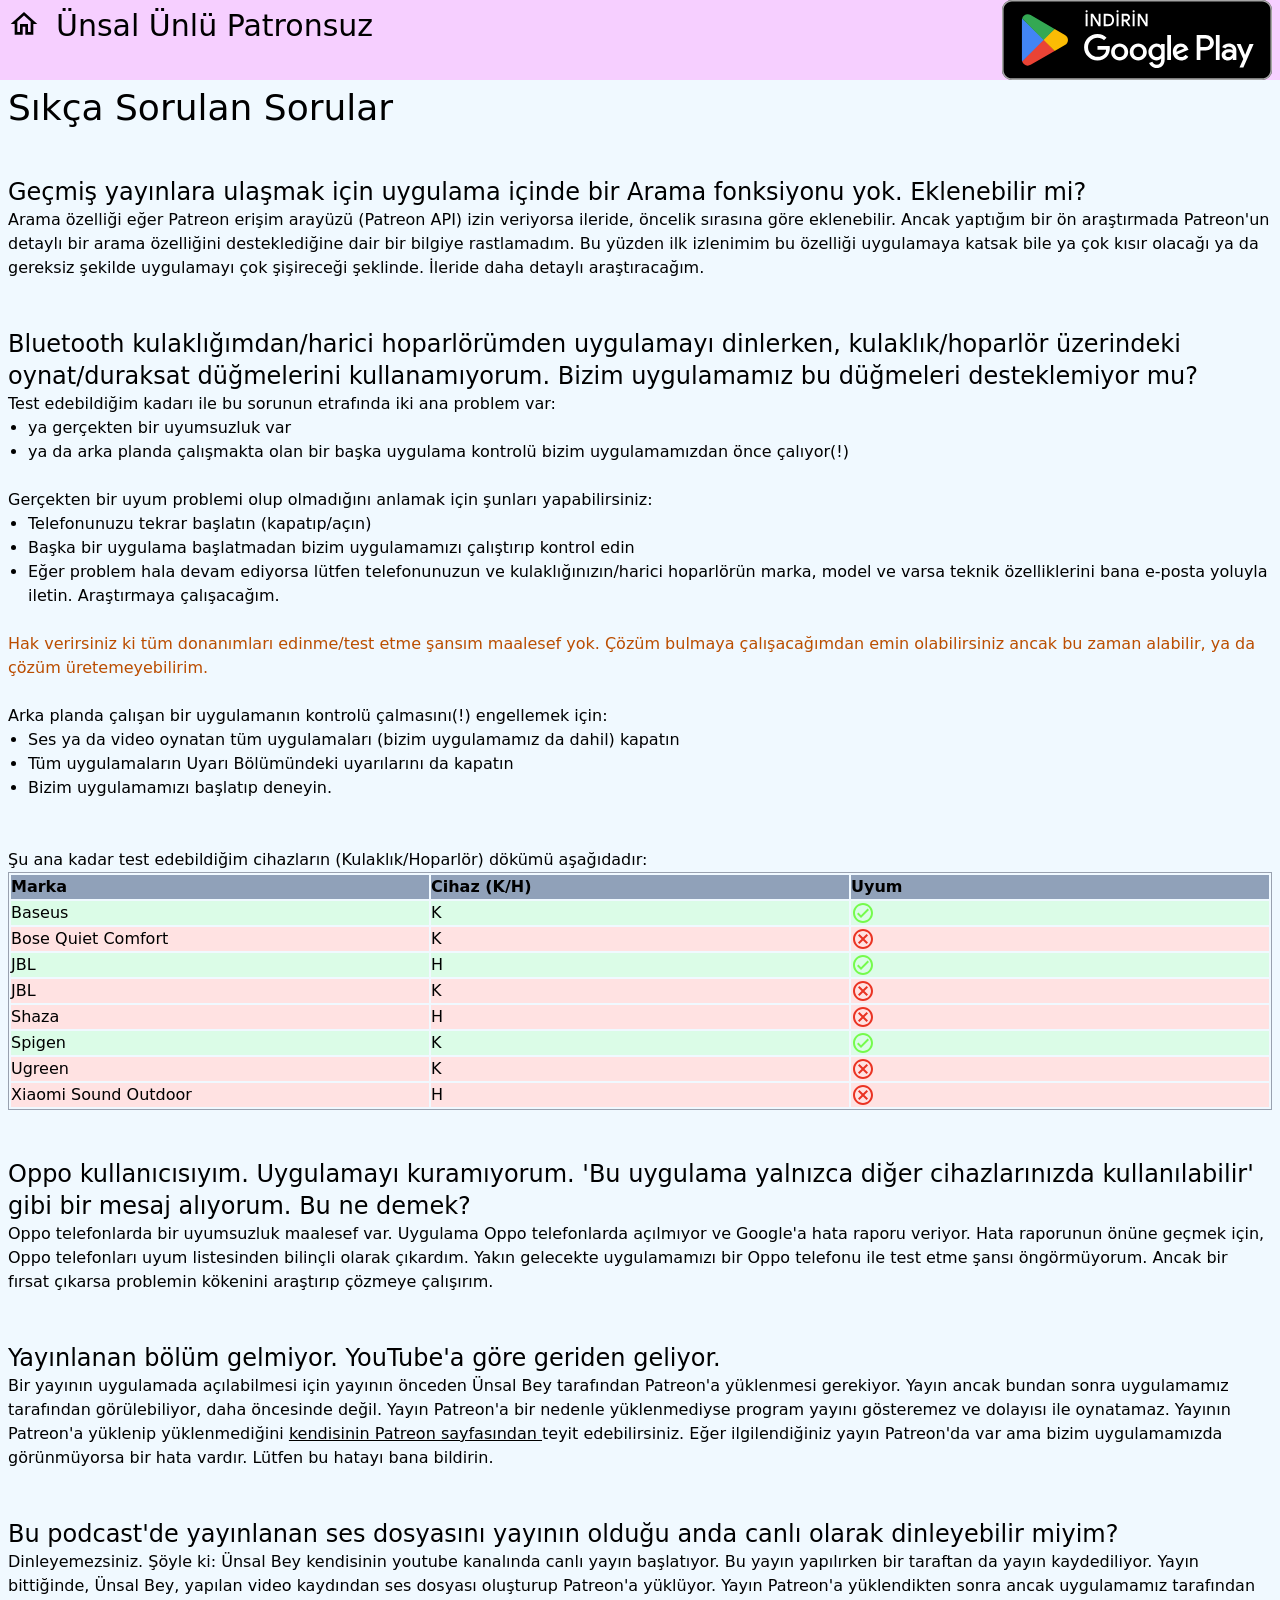
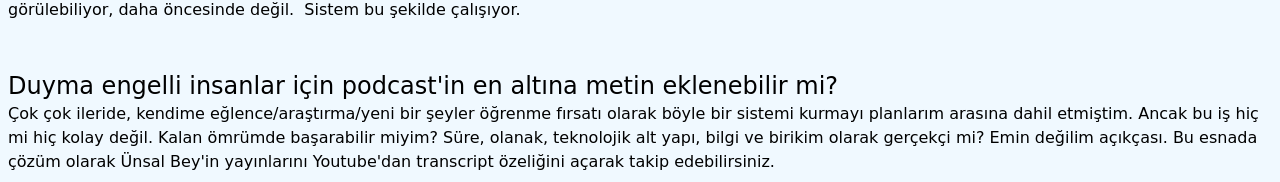
<file: docs/faq.html>
<!doctype html>
<html lang="tr">

<head>
    <meta charset="UTF-8">
    <meta name="viewport" content="width=device-width, initial-scale=1.0">
    <meta name="description"
        content="Explains the features of Unsal Unlu Podcast Player (Ünsal Ünlü e-yayımları) mobile application">
    <meta
        keywords="Ünsal Ünlü, mobil, cep, uygulama, gündem, gazete, manşet, yorum, siyaset, doğru, tarafsız, gazetecilik, medya okuma sözlüğü, kitap, tanıtım, umut, destek, omuzomuza, kurtulus">
    <meta name="robots" content="index, follow">
    <meta name="author" content="Alp Tunç">

    <title>Ünsal Ünlü Patronsuz</title>
    <link rel="shortcut icon" type="image/x-icon" href="favicon.ico">
    <link href="./output.css" rel="stylesheet" />
</head>

<body>
    <div class="sticky flex width-full top-0 h-20 bg-fuchsia-200 z-50">
        <div class="flex w-4/6 p-2 content-center">
            <a class="pr-4" href="index.html">
                <img class="h-8" src="assets/svg/home_24dp_000000.svg" alt="Ana Sayfa" />
            </a>
            <p class="font-sans text-xl md:text-3xl text-start">Ünsal Ünlü Patronsuz</p>
        </div>
        <div class="flex w-2/6 items-center justify-end p-2 ">
            <a href="https://play.google.com/store/apps/details?id=net.alptunc.uupp">
                <img class="h-20" src="assets/svg/GetItOnGooglePlay_Badge_Web_color_Turkish.svg"
                    alt="Uygulamanın Google Play Store'daki sayfası" />
            </a>
        </div>
    </div>

    <main id="point-zero" class="flex-1 overflow-y-scroll">




        <!-- +++++++++++++++++++++++++++++++++++++++++++++++++++ -->
        <!-- +++++++++++++++++++++++++++++++++++++++++++++++++++ -->
        <!-- +++++++++++++++++++++++++++++++++++++++++++++++++++ -->




        <div id="page1" class="flex-col min-h-screen bg-sky-50 gap-5 p-2">


            <div class="text-4xl">Sıkça Sorulan Sorular</div>
            <br />
            <br />
            <p class="text-2xl">
                Geçmiş yayınlara ulaşmak için uygulama içinde bir Arama fonksiyonu yok. Eklenebilir mi?
            </p>
            <p>
                Arama özelliği eğer Patreon erişim arayüzü (Patreon API) izin veriyorsa ileride, öncelik sırasına göre
                eklenebilir. Ancak yaptığım bir ön araştırmada Patreon'un detaylı bir arama özelliğini desteklediğine
                dair bir bilgiye rastlamadım. Bu yüzden ilk izlenimim bu özelliği uygulamaya katsak bile ya çok kısır
                olacağı ya da gereksiz şekilde uygulamayı çok şişireceği şeklinde. İleride daha detaylı araştıracağım.

            </p>
            <br />
            <br />
            <p class="text-2xl">
                Bluetooth kulaklığımdan/harici hoparlörümden uygulamayı dinlerken,
                kulaklık/hoparlör üzerindeki oynat/duraksat düğmelerini kullanamıyorum. Bizim uygulamamız bu
                düğmeleri desteklemiyor mu?
            </p>
            <p>
                Test edebildiğim kadarı ile bu sorunun etrafında iki ana problem var:
            </p>
            <ul class="pl-5 list-disc list-outside">
                <li>
                    ya gerçekten bir uyumsuzluk var
                </li>
                <li>
                    ya da arka planda çalışmakta olan bir başka uygulama kontrolü bizim uygulamamızdan önce çalıyor(!)
                </li>
            </ul>
            <br />

            Gerçekten bir uyum problemi olup olmadığını anlamak için şunları yapabilirsiniz:
            <ul class="pl-5 list-disc list-outside">
                <li>
                    Telefonunuzu tekrar başlatın (kapatıp/açın)
                </li>
                <li>
                    Başka bir uygulama başlatmadan bizim uygulamamızı çalıştırıp kontrol edin
                </li>
                <li>
                    Eğer problem hala devam ediyorsa lütfen telefonunuzun ve kulaklığınızın/harici hoparlörün marka,
                    model ve varsa teknik özelliklerini bana e-posta yoluyla iletin. Araştırmaya çalışacağım.
                </li>
            </ul>
            <br />
            <p class="text-amber-700">
                Hak verirsiniz ki tüm donanımları edinme/test etme şansım maalesef yok. Çözüm bulmaya çalışacağımdan
                emin
                olabilirsiniz ancak bu zaman
                alabilir, ya da çözüm üretemeyebilirim.
            </p>
            <br />

            Arka planda çalışan bir uygulamanın kontrolü çalmasını(!) engellemek için:
            <ul class="pl-5 list-disc list-outside">
                <li>
                    Ses ya da video oynatan tüm uygulamaları (bizim uygulamamız da dahil) kapatın
                </li>
                <li>
                    Tüm uygulamaların Uyarı Bölümündeki uyarılarını da kapatın
                </li>
                <li>
                    Bizim uygulamamızı başlatıp deneyin.
                </li>
            </ul>
            <br />

            <br />
            Şu ana kadar test edebildiğim cihazların (Kulaklık/Hoparlör) dökümü aşağıdadır:
            <table class="border-separate border border-gray-400 w-full text-left">
                <thead>
                    <tr class="bg-slate-400">
                        <th>Marka</th>
                        <th>Cihaz (K/H)</th>
                        <th>Uyum</th>
                    </tr>
                </thead>
                <tbody>
                    <tr class="bg-green-100">
                        <td class="w-1/3">Baseus</td>
                        <td class="w-1/3">K</td>
                        <td class="w-1/3"><img src="assets/svg/check_circle_24dp_75FB4C.svg"></td>
                    </tr>
                    <tr class="bg-red-100">
                        <td class="w-1/3">Bose Quiet Comfort</td>
                        <td class="w-1/3">K</td>
                        <td class="w-1/3"><img src="assets/svg/cancel_24dp_EA3323.svg"></td>
                    </tr>
                    <tr class="bg-green-100">
                        <td>JBL</td>
                        <td>H</td>
                        <td><img src="assets/svg/check_circle_24dp_75FB4C.svg"></td>
                    </tr>
                    <tr class="bg-red-100">
                        <td>JBL</td>
                        <td>K</td>
                        <td><img src="assets/svg/cancel_24dp_EA3323.svg"></td>
                    </tr>
                    <tr class="bg-red-100">
                        <td>Shaza</td>
                        <td>H</td>
                        <td><img src="assets/svg/cancel_24dp_EA3323.svg"></td>
                    </tr>
                    <tr class="bg-green-100">
                        <td>Spigen</td>
                        <td>K</td>
                        <td><img src="assets/svg/check_circle_24dp_75FB4C.svg"></td>
                    </tr>
                    <tr class="bg-red-100">
                        <td>Ugreen</td>
                        <td>K</td>
                        <td><img src="assets/svg/cancel_24dp_EA3323.svg"></td>
                    </tr>
                    <tr class="bg-red-100">
                        <td>Xiaomi Sound Outdoor</td>
                        <td>H</td>
                        <td><img src="assets/svg/cancel_24dp_EA3323.svg"></td>
                    </tr>
                </tbody>
            </table>

            <br />
            <br />

            <p class="text-2xl">
                Oppo kullanıcısıyım. Uygulamayı kuramıyorum. 'Bu uygulama yalnızca diğer cihazlarınızda kullanılabilir'
                gibi bir mesaj alıyorum. Bu ne demek?
            </p>
            <p>
                Oppo telefonlarda bir uyumsuzluk maalesef var. Uygulama Oppo telefonlarda açılmıyor ve Google'a hata
                raporu veriyor. Hata raporunun önüne geçmek için, Oppo telefonları uyum listesinden bilinçli olarak
                çıkardım. Yakın gelecekte uygulamamızı bir Oppo telefonu ile test etme şansı öngörmüyorum. Ancak bir
                fırsat çıkarsa problemin kökenini araştırıp çözmeye çalışırım.
            </p>

            <br />
            <br />

            <p class="text-2xl">
                Yayınlanan bölüm gelmiyor. YouTube'a göre geriden geliyor.
            </p>
            <p>
                Bir yayının uygulamada açılabilmesi için yayının önceden Ünsal Bey tarafından Patreon'a yüklenmesi
                gerekiyor.
                Yayın ancak bundan sonra uygulamamız tarafından görülebiliyor, daha öncesinde değil. Yayın Patreon'a bir
                nedenle yüklenmediyse program yayını
                gösteremez ve dolayısı ile oynatamaz. Yayının Patreon'a yüklenip yüklenmediğini <a
                    href="https://patreon.com/unsalunlu" class="underline"> kendisinin Patreon sayfasından </a> teyit
                edebilirsiniz. Eğer ilgilendiğiniz
                yayın Patreon'da var ama bizim uygulamamızda görünmüyorsa bir hata vardır. Lütfen bu hatayı bana
                bildirin.</a>
            </p>
            <br />
            <br />


            <p class="text-2xl">Bu podcast'de yayınlanan ses dosyasını yayının olduğu anda canlı olarak
                dinleyebilir miyim?</li>
            </p>

            <p>
                Dinleyemezsiniz. Şöyle ki:
                Ünsal Bey kendisinin youtube kanalında canlı yayın başlatıyor. Bu yayın yapılırken bir taraftan da
                yayın kaydediliyor. Yayın bittiğinde, Ünsal Bey, yapılan video kaydından ses dosyası oluşturup
                Patreon'a yüklüyor. Yayın Patreon'a yüklendikten sonra ancak uygulamamız tarafından
                görülebiliyor, daha öncesinde değil. 

                Sistem bu şekilde çalışıyor.
            </p>

            <br />
            <br />

            <p class="text-2xl">
                Duyma engelli insanlar için podcast'in en altına metin eklenebilir mi?
            </p>
            <p>
                Çok çok ileride, kendime eğlence/araştırma/yeni bir şeyler öğrenme fırsatı olarak böyle bir sistemi
                kurmayı planlarım arasına dahil etmiştim. Ancak bu iş hiç mi hiç kolay değil. Kalan ömrümde başarabilir
                miyim?
                Süre, olanak, teknolojik alt yapı, bilgi ve birikim olarak gerçekçi mi? Emin değilim açıkçası. Bu esnada
                çözüm olarak Ünsal Bey'in yayınlarını Youtube'dan transcript özeliğini açarak takip
                edebilirsiniz.
            </p>

        </div> <!-- page1-->



    </main>

</body>

</html
</file>
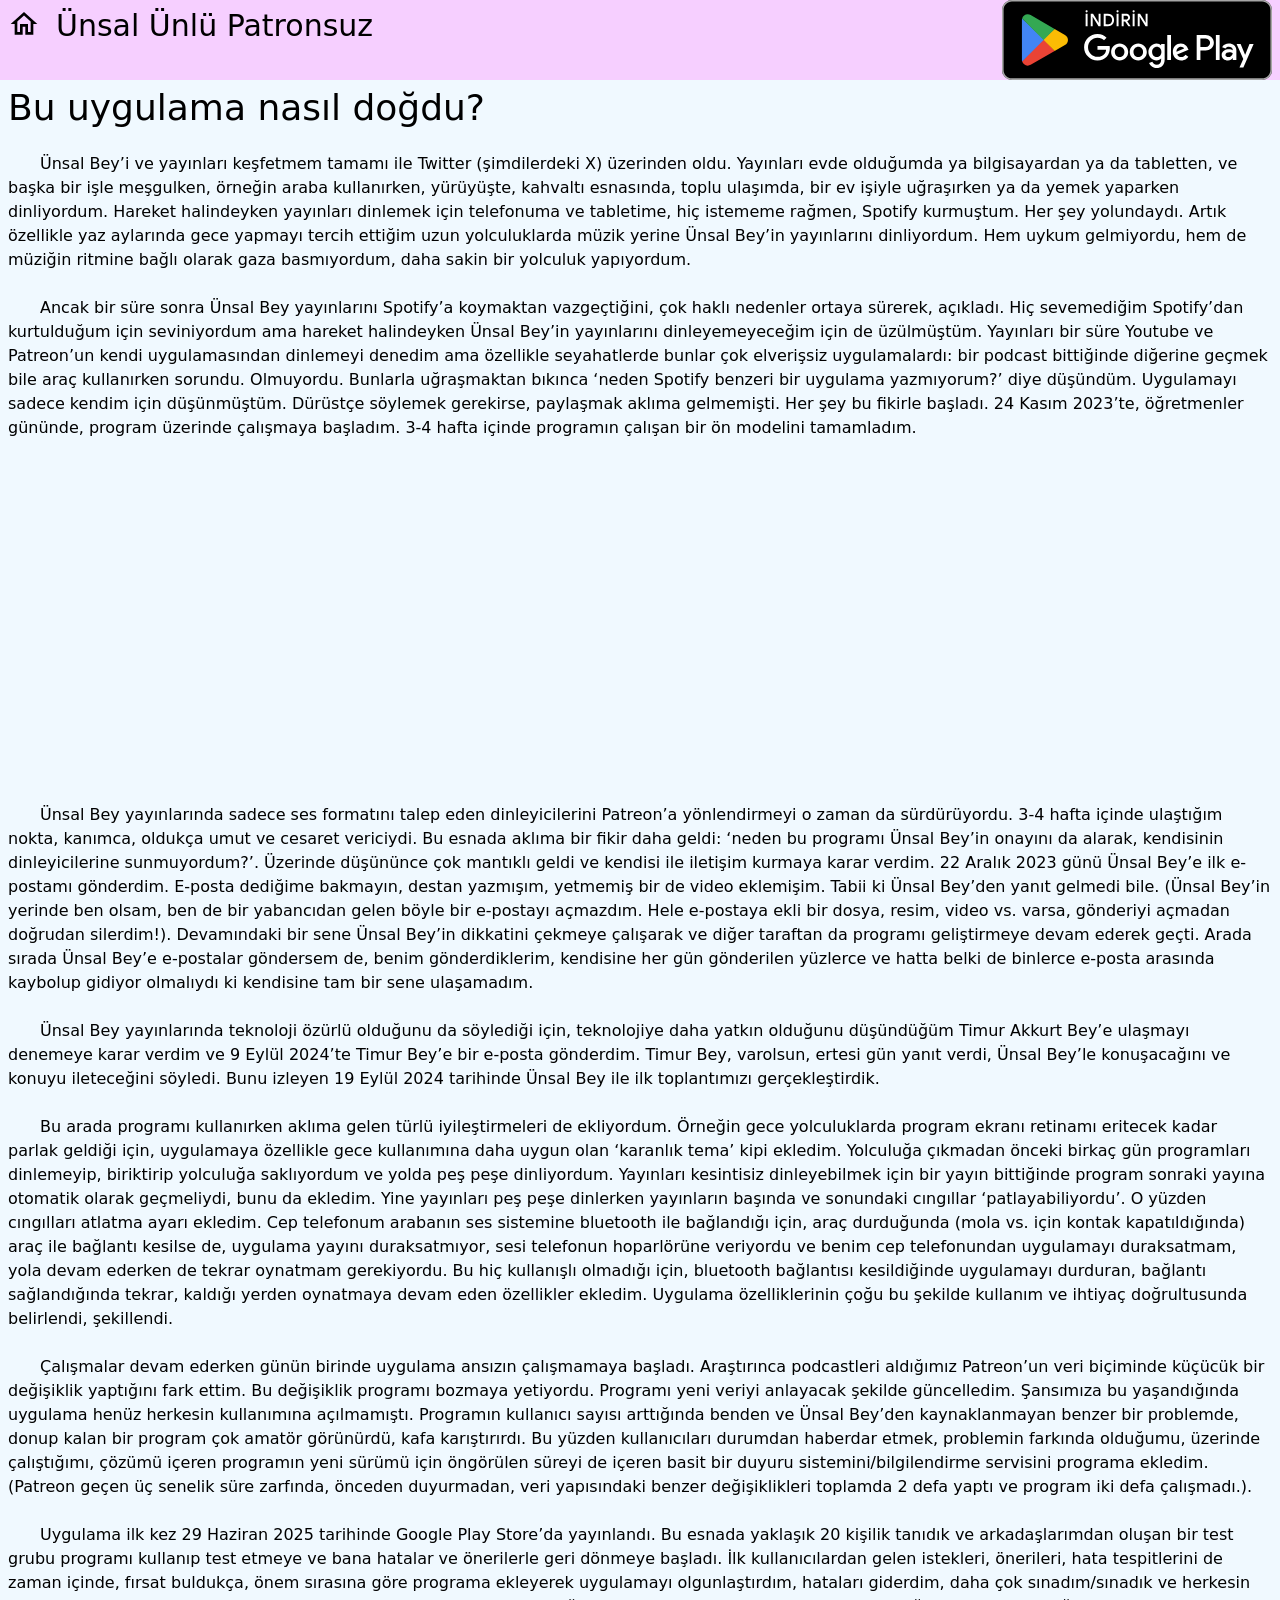
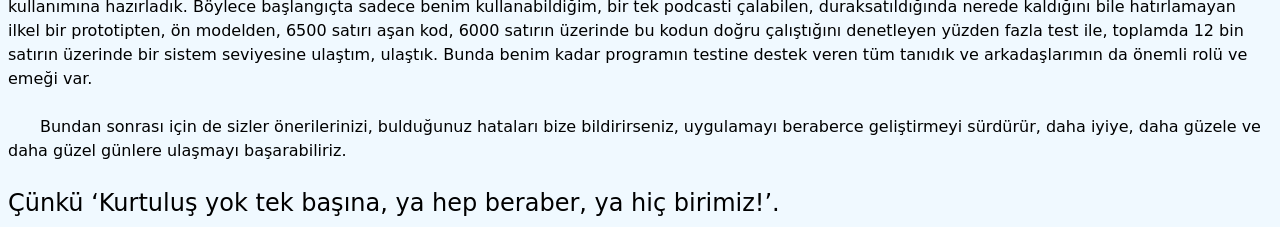
<file: docs/history.html>
<!doctype html>
<html lang="tr">

<head>
    <meta charset="UTF-8">
    <meta name="viewport" content="width=device-width, initial-scale=1.0">
    <meta name="description"
        content="Explains the features of Unsal Unlu Podcast Player (Ünsal Ünlü e-yayımları) mobile application">
    <meta
        keywords="Ünsal Ünlü, mobil, cep, uygulama, gündem, gazete, manşet, yorum, siyaset, doğru, tarafsız, gazetecilik, medya okuma sözlüğü, kitap, tanıtım, umut, destek, omuzomuza, kurtulus">
    <meta name="robots" content="index, follow">
    <meta name="author" content="Alp Tunç">

    <title>Ünsal Ünlü Patronsuz</title>
    <link rel="shortcut icon" type="image/x-icon" href="favicon.ico">
    <link href="./output.css" rel="stylesheet" />
</head>

<body>
    <div class="sticky flex width-full top-0 h-20 bg-fuchsia-200 z-50">
        <div class="flex w-4/6 p-2 content-center">
            <a class="pr-4" href="index.html">
                <img class="h-8" src="assets/svg/home_24dp_000000.svg" alt="Ana Sayfa" />
            </a>
            <p class="font-sans text-xl md:text-3xl text-start">Ünsal Ünlü Patronsuz</p>
        </div>
        <div class="flex w-2/6 items-center justify-end p-2 ">
            <a href="https://play.google.com/store/apps/details?id=net.alptunc.uupp">
                <img class="h-20" src="assets/svg/GetItOnGooglePlay_Badge_Web_color_Turkish.svg"
                    alt="Uygulamanın Google Play Store'daki sayfası" />
            </a>
        </div>
    </div>

    <main id="point-zero" class="flex-1 overflow-y-scroll">




        <!-- +++++++++++++++++++++++++++++++++++++++++++++++++++ -->
        <!-- +++++++++++++++++++++++++++++++++++++++++++++++++++ -->
        <!-- +++++++++++++++++++++++++++++++++++++++++++++++++++ -->




        <div id="page1" class="flex-col min-h-screen bg-sky-50 gap-5 p-2">


            <div class="text-4xl">Bu uygulama nasıl doğdu?</div>
            <br />
            <p class="indent-8">
                Ünsal Bey’i ve yayınları keşfetmem tamamı ile Twitter (şimdilerdeki X) üzerinden oldu. Yayınları evde
                olduğumda ya bilgisayardan ya da tabletten, ve başka bir işle meşgulken, örneğin araba kullanırken,
                yürüyüşte, kahvaltı esnasında, toplu ulaşımda, bir ev işiyle uğraşırken ya da yemek yaparken
                dinliyordum. Hareket halindeyken yayınları dinlemek için telefonuma ve tabletime, hiç istememe rağmen,
                Spotify kurmuştum. Her şey yolundaydı. Artık özellikle yaz aylarında gece yapmayı tercih ettiğim uzun
                yolculuklarda müzik yerine Ünsal Bey’in yayınlarını dinliyordum. Hem uykum gelmiyordu, hem de müziğin
                ritmine bağlı olarak gaza basmıyordum, daha sakin bir yolculuk yapıyordum.
            </p>
            <br />
            <p class="indent-8">
                Ancak bir süre sonra Ünsal Bey yayınlarını Spotify’a koymaktan vazgeçtiğini, çok haklı nedenler ortaya
                sürerek, açıkladı. Hiç sevemediğim Spotify’dan kurtulduğum için seviniyordum ama hareket halindeyken
                Ünsal Bey’in yayınlarını dinleyemeyeceğim için de üzülmüştüm. Yayınları bir süre Youtube ve Patreon’un
                kendi uygulamasından dinlemeyi denedim ama özellikle seyahatlerde bunlar çok elverişsiz uygulamalardı:
                bir podcast bittiğinde diğerine geçmek bile araç kullanırken sorundu. Olmuyordu. Bunlarla uğraşmaktan
                bıkınca ‘neden Spotify benzeri bir uygulama yazmıyorum?’ diye düşündüm. Uygulamayı sadece kendim için
                düşünmüştüm. Dürüstçe söylemek gerekirse, paylaşmak aklıma gelmemişti. Her şey bu fikirle başladı. 24
                Kasım 2023’te, öğretmenler gününde, program üzerinde çalışmaya başladım. 3-4 hafta içinde programın
                çalışan bir ön modelini tamamladım.
            </p>
            <br />
            <iframe width="560" height="315" src="https://www.youtube.com/embed/z_T8rcfGG30?si=8huj3qhiNMR_BwDn"
                title="YouTube video player" frameborder="0"
                allow="accelerometer; autoplay; clipboard-write; encrypted-media; gyroscope; picture-in-picture; web-share"
                referrerpolicy="strict-origin-when-cross-origin" allowfullscreen></iframe>
            <br />
            <p class="indent-8">
                Ünsal Bey yayınlarında sadece ses formatını talep eden dinleyicilerini Patreon’a yönlendirmeyi o zaman
                da sürdürüyordu. 3-4 hafta içinde ulaştığım nokta, kanımca, oldukça umut ve cesaret vericiydi. Bu esnada
                aklıma bir fikir daha geldi: ‘neden bu programı Ünsal Bey’in onayını da alarak, kendisinin
                dinleyicilerine sunmuyordum?’. Üzerinde düşününce çok mantıklı geldi ve kendisi ile iletişim kurmaya
                karar verdim. 22 Aralık 2023 günü Ünsal Bey’e ilk e-postamı gönderdim. E-posta dediğime bakmayın, destan
                yazmışım, yetmemiş bir de video eklemişim. Tabii ki Ünsal Bey’den yanıt gelmedi bile. (Ünsal Bey’in
                yerinde ben olsam, ben de bir yabancıdan gelen böyle bir e-postayı açmazdım. Hele e-postaya ekli bir
                dosya, resim, video vs. varsa, gönderiyi açmadan doğrudan silerdim!). Devamındaki bir sene Ünsal Bey’in
                dikkatini çekmeye çalışarak ve diğer taraftan da programı geliştirmeye devam ederek geçti. Arada sırada
                Ünsal Bey’e e-postalar göndersem de, benim gönderdiklerim, kendisine her gün gönderilen yüzlerce ve
                hatta belki de binlerce e-posta arasında kaybolup gidiyor olmalıydı ki kendisine tam bir sene
                ulaşamadım.
            </p>
            <br />
            <p class="indent-8">
                Ünsal Bey yayınlarında teknoloji özürlü olduğunu da söylediği için, teknolojiye daha yatkın olduğunu
                düşündüğüm Timur Akkurt Bey’e ulaşmayı denemeye karar verdim ve 9 Eylül 2024’te Timur Bey’e bir e-posta
                gönderdim. Timur Bey, varolsun, ertesi gün yanıt verdi, Ünsal Bey’le konuşacağını ve konuyu ileteceğini
                söyledi. Bunu izleyen 19 Eylül 2024 tarihinde Ünsal Bey ile ilk toplantımızı gerçekleştirdik.
            </p>
            <br />
            <p class="indent-8">
                Bu arada programı kullanırken aklıma gelen türlü iyileştirmeleri de ekliyordum. Örneğin gece
                yolculuklarda program ekranı retinamı eritecek kadar parlak geldiği için, uygulamaya özellikle gece
                kullanımına daha uygun olan ‘karanlık tema’ kipi ekledim. Yolculuğa çıkmadan önceki birkaç gün
                programları dinlemeyip, biriktirip yolculuğa saklıyordum ve yolda peş peşe dinliyordum. Yayınları
                kesintisiz dinleyebilmek için bir yayın bittiğinde program sonraki yayına otomatik olarak geçmeliydi,
                bunu da ekledim. Yine yayınları peş peşe dinlerken yayınların başında ve sonundaki cıngıllar
                ‘patlayabiliyordu’. O yüzden cıngılları atlatma ayarı ekledim. Cep telefonum arabanın ses sistemine
                bluetooth ile bağlandığı için, araç durduğunda (mola vs. için kontak kapatıldığında) araç ile bağlantı
                kesilse de, uygulama yayını duraksatmıyor, sesi telefonun hoparlörüne veriyordu ve benim cep
                telefonundan uygulamayı duraksatmam, yola devam ederken de tekrar oynatmam gerekiyordu. Bu hiç
                kullanışlı olmadığı için, bluetooth bağlantısı kesildiğinde uygulamayı durduran, bağlantı sağlandığında
                tekrar, kaldığı yerden oynatmaya devam eden özellikler ekledim. Uygulama özelliklerinin çoğu bu şekilde
                kullanım ve ihtiyaç doğrultusunda belirlendi, şekillendi.
            </p>
            <br />
            <p class="indent-8">
                Çalışmalar devam ederken günün birinde uygulama ansızın çalışmamaya başladı. Araştırınca podcastleri
                aldığımız Patreon’un veri biçiminde küçücük bir değişiklik yaptığını fark ettim. Bu değişiklik programı
                bozmaya yetiyordu. Programı yeni veriyi anlayacak şekilde güncelledim. Şansımıza bu yaşandığında
                uygulama henüz herkesin kullanımına açılmamıştı. Programın kullanıcı sayısı arttığında benden ve Ünsal
                Bey’den kaynaklanmayan benzer bir problemde, donup kalan bir program çok amatör görünürdü, kafa
                karıştırırdı. Bu yüzden kullanıcıları durumdan haberdar etmek, problemin farkında olduğumu, üzerinde
                çalıştığımı, çözümü içeren programın yeni sürümü için öngörülen süreyi de içeren basit bir duyuru
                sistemini/bilgilendirme servisini programa ekledim. (Patreon geçen üç senelik süre zarfında, önceden
                duyurmadan, veri yapısındaki benzer değişiklikleri toplamda 2 defa yaptı ve program iki defa
                çalışmadı.).
            </p>
            <br />
            <p class="indent-8">
                Uygulama ilk kez 29 Haziran 2025 tarihinde Google Play Store’da yayınlandı. Bu esnada yaklaşık 20
                kişilik tanıdık ve arkadaşlarımdan oluşan bir test grubu programı kullanıp test etmeye ve bana hatalar
                ve önerilerle geri dönmeye başladı. İlk kullanıcılardan gelen istekleri, önerileri, hata tespitlerini de
                zaman içinde, fırsat buldukça, önem sırasına göre programa ekleyerek uygulamayı olgunlaştırdım, hataları
                giderdim, daha çok sınadım/sınadık ve herkesin kullanımına hazırladık. Böylece başlangıçta sadece benim
                kullanabildiğim, bir tek podcasti çalabilen, duraksatıldığında nerede kaldığını bile hatırlamayan ilkel
                bir prototipten, ön modelden, 6500 satırı aşan kod, 6000 satırın üzerinde bu kodun doğru çalıştığını
                denetleyen yüzden fazla test ile, toplamda 12 bin satırın üzerinde bir sistem seviyesine ulaştım,
                ulaştık. Bunda benim kadar programın testine destek veren tüm tanıdık ve arkadaşlarımın da önemli rolü
                ve emeği var.
            </p>
            <br />
            <p class="indent-8">
                Bundan sonrası için de sizler önerilerinizi, bulduğunuz hataları bize bildirirseniz, uygulamayı
                beraberce geliştirmeyi sürdürür, daha iyiye, daha güzele ve daha güzel günlere ulaşmayı başarabiliriz.
            </p>
            <br />
            <p class="text-2xl">Çünkü ‘Kurtuluş yok tek başına, ya hep beraber, ya hiç birimiz!’.</p>

        </div> <!-- page1-->



    </main>

</body>

</html
</file>
<file: docs/output.css>
/*! tailwindcss v4.3.2 | MIT License | https://tailwindcss.com */
@layer properties;
@layer theme, base, components, utilities;
@layer theme {
  :root, :host {
    --font-sans: ui-sans-serif, system-ui, sans-serif, 'Apple Color Emoji', 'Segoe UI Emoji', 'Segoe UI Symbol',
    'Noto Color Emoji';
    --font-mono: ui-monospace, SFMono-Regular, Menlo, Monaco, Consolas, 'Liberation Mono', 'Courier New',
    monospace;
    --color-red-100: oklch(93.6% 0.032 17.717);
    --color-red-400: oklch(70.4% 0.191 22.216);
    --color-red-500: oklch(63.7% 0.237 25.331);
    --color-orange-400: oklch(75% 0.183 55.934);
    --color-amber-700: oklch(55.5% 0.163 48.998);
    --color-yellow-300: oklch(90.5% 0.182 98.111);
    --color-green-100: oklch(96.2% 0.044 156.743);
    --color-green-400: oklch(79.2% 0.209 151.711);
    --color-sky-50: oklch(97.7% 0.013 236.62);
    --color-sky-100: oklch(95.1% 0.026 236.824);
    --color-sky-200: oklch(90.1% 0.058 230.902);
    --color-blue-400: oklch(70.7% 0.165 254.624);
    --color-indigo-200: oklch(87% 0.065 274.039);
    --color-fuchsia-200: oklch(90.3% 0.076 319.62);
    --color-pink-500: oklch(65.6% 0.241 354.308);
    --color-pink-800: oklch(45.9% 0.187 3.815);
    --color-slate-400: oklch(70.4% 0.04 256.788);
    --color-slate-600: oklch(44.6% 0.043 257.281);
    --color-gray-400: oklch(70.7% 0.022 261.325);
    --spacing: 0.25rem;
    --text-xs: 0.75rem;
    --text-xs--line-height: calc(1 / 0.75);
    --text-sm: 0.875rem;
    --text-sm--line-height: calc(1.25 / 0.875);
    --text-base: 1rem;
    --text-base--line-height: calc(1.5 / 1);
    --text-xl: 1.25rem;
    --text-xl--line-height: calc(1.75 / 1.25);
    --text-2xl: 1.5rem;
    --text-2xl--line-height: calc(2 / 1.5);
    --text-3xl: 1.875rem;
    --text-3xl--line-height: calc(2.25 / 1.875);
    --text-4xl: 2.25rem;
    --text-4xl--line-height: calc(2.5 / 2.25);
    --text-5xl: 3rem;
    --text-5xl--line-height: 1;
    --text-6xl: 3.75rem;
    --text-6xl--line-height: 1;
    --font-weight-extralight: 200;
    --font-weight-medium: 500;
    --font-weight-bold: 700;
    --radius-md: 0.375rem;
    --radius-xl: 0.75rem;
    --ease-in-out: cubic-bezier(0.4, 0, 0.2, 1);
    --animate-bounce: bounce 1s infinite;
    --perspective-normal: 500px;
    --default-font-family: var(--font-sans);
    --default-mono-font-family: var(--font-mono);
  }
}
@layer base {
  *, ::after, ::before, ::backdrop, ::file-selector-button {
    box-sizing: border-box;
    margin: 0;
    padding: 0;
    border: 0 solid;
  }
  html, :host {
    line-height: 1.5;
    -webkit-text-size-adjust: 100%;
    tab-size: 4;
    font-family: var(--default-font-family, ui-sans-serif, system-ui, sans-serif, 'Apple Color Emoji', 'Segoe UI Emoji', 'Segoe UI Symbol', 'Noto Color Emoji');
    font-feature-settings: var(--default-font-feature-settings, normal);
    font-variation-settings: var(--default-font-variation-settings, normal);
    -webkit-tap-highlight-color: transparent;
  }
  hr {
    height: 0;
    color: inherit;
    border-top-width: 1px;
  }
  abbr:where([title]) {
    -webkit-text-decoration: underline dotted;
    text-decoration: underline dotted;
  }
  h1, h2, h3, h4, h5, h6 {
    font-size: inherit;
    font-weight: inherit;
  }
  a {
    color: inherit;
    -webkit-text-decoration: inherit;
    text-decoration: inherit;
  }
  b, strong {
    font-weight: bolder;
  }
  code, kbd, samp, pre {
    font-family: var(--default-mono-font-family, ui-monospace, SFMono-Regular, Menlo, Monaco, Consolas, 'Liberation Mono', 'Courier New', monospace);
    font-feature-settings: var(--default-mono-font-feature-settings, normal);
    font-variation-settings: var(--default-mono-font-variation-settings, normal);
    font-size: 1em;
  }
  small {
    font-size: 80%;
  }
  sub, sup {
    font-size: 75%;
    line-height: 0;
    position: relative;
    vertical-align: baseline;
  }
  sub {
    bottom: -0.25em;
  }
  sup {
    top: -0.5em;
  }
  table {
    text-indent: 0;
    border-color: inherit;
    border-collapse: collapse;
  }
  :-moz-focusring {
    outline: auto;
  }
  progress {
    vertical-align: baseline;
  }
  summary {
    display: list-item;
  }
  ol, ul, menu {
    list-style: none;
  }
  img, svg, video, canvas, audio, iframe, embed, object {
    display: block;
    vertical-align: middle;
  }
  img, video {
    max-width: 100%;
    height: auto;
  }
  button, input, select, optgroup, textarea, ::file-selector-button {
    font: inherit;
    font-feature-settings: inherit;
    font-variation-settings: inherit;
    letter-spacing: inherit;
    color: inherit;
    border-radius: 0;
    background-color: transparent;
    opacity: 1;
  }
  :where(select:is([multiple], [size])) optgroup {
    font-weight: bolder;
  }
  :where(select:is([multiple], [size])) optgroup option {
    padding-inline-start: 20px;
  }
  ::file-selector-button {
    margin-inline-end: 4px;
  }
  ::placeholder {
    opacity: 1;
  }
  @supports (not (-webkit-appearance: -apple-pay-button))  or (contain-intrinsic-size: 1px) {
    ::placeholder {
      color: currentcolor;
      @supports (color: color-mix(in lab, red, red)) {
        color: color-mix(in oklab, currentcolor 50%, transparent);
      }
    }
  }
  textarea {
    resize: vertical;
  }
  ::-webkit-search-decoration {
    -webkit-appearance: none;
  }
  ::-webkit-date-and-time-value {
    min-height: 1lh;
    text-align: inherit;
  }
  ::-webkit-datetime-edit {
    display: inline-flex;
  }
  ::-webkit-datetime-edit-fields-wrapper {
    padding: 0;
  }
  ::-webkit-datetime-edit, ::-webkit-datetime-edit-year-field, ::-webkit-datetime-edit-month-field, ::-webkit-datetime-edit-day-field, ::-webkit-datetime-edit-hour-field, ::-webkit-datetime-edit-minute-field, ::-webkit-datetime-edit-second-field, ::-webkit-datetime-edit-millisecond-field, ::-webkit-datetime-edit-meridiem-field {
    padding-block: 0;
  }
  ::-webkit-calendar-picker-indicator {
    line-height: 1;
  }
  :-moz-ui-invalid {
    box-shadow: none;
  }
  button, input:where([type='button'], [type='reset'], [type='submit']), ::file-selector-button {
    appearance: button;
  }
  ::-webkit-inner-spin-button, ::-webkit-outer-spin-button {
    height: auto;
  }
  [hidden]:where(:not([hidden='until-found'])) {
    display: none !important;
  }
}
@layer utilities {
  .sticky {
    position: sticky;
  }
  .top-0 {
    top: 0;
  }
  .z-10 {
    z-index: 10;
  }
  .z-40 {
    z-index: 40;
  }
  .z-50 {
    z-index: 50;
  }
  .col-span-2 {
    grid-column: span 2 / span 2;
  }
  .m-4 {
    margin: calc(var(--spacing) * 4);
  }
  .mb-6 {
    margin-bottom: calc(var(--spacing) * 6);
  }
  .flex {
    display: flex;
  }
  .grid {
    display: grid;
  }
  .size-6 {
    width: calc(var(--spacing) * 6);
    height: calc(var(--spacing) * 6);
  }
  .h-1\/10 {
    height: calc(1 / 10 * 100%);
  }
  .h-6 {
    height: calc(var(--spacing) * 6);
  }
  .h-7\/10 {
    height: calc(7 / 10 * 100%);
  }
  .h-8 {
    height: calc(var(--spacing) * 8);
  }
  .h-20 {
    height: calc(var(--spacing) * 20);
  }
  .max-h-8\/10 {
    max-height: calc(8 / 10 * 100%);
  }
  .max-h-9\/10 {
    max-height: calc(9 / 10 * 100%);
  }
  .min-h-screen {
    min-height: 100vh;
  }
  .w-1\/3 {
    width: calc(1 / 3 * 100%);
  }
  .w-2\/6 {
    width: calc(2 / 6 * 100%);
  }
  .w-4\/6 {
    width: calc(4 / 6 * 100%);
  }
  .w-8\/10 {
    width: calc(8 / 10 * 100%);
  }
  .w-full {
    width: 100%;
  }
  .flex-1 {
    flex: 1;
  }
  .basis-3\/12 {
    flex-basis: calc(3 / 12 * 100%);
  }
  .basis-9\/12 {
    flex-basis: calc(9 / 12 * 100%);
  }
  .basis-full {
    flex-basis: 100%;
  }
  .border-separate {
    border-collapse: separate;
  }
  .-translate-x-full {
    --tw-translate-x: -100%;
    translate: var(--tw-translate-x) var(--tw-translate-y);
  }
  .translate-x-\[0\%\] {
    --tw-translate-x: 0%;
    translate: var(--tw-translate-x) var(--tw-translate-y);
  }
  .translate-x-full {
    --tw-translate-x: 100%;
    translate: var(--tw-translate-x) var(--tw-translate-y);
  }
  .scale-80 {
    --tw-scale-x: 80%;
    --tw-scale-y: 80%;
    --tw-scale-z: 80%;
    scale: var(--tw-scale-x) var(--tw-scale-y);
  }
  .scale-100 {
    --tw-scale-x: 100%;
    --tw-scale-y: 100%;
    --tw-scale-z: 100%;
    scale: var(--tw-scale-x) var(--tw-scale-y);
  }
  .-rotate-y-20 {
    --tw-rotate-y: rotateY(calc(20deg * -1));
    transform: var(--tw-rotate-x,) var(--tw-rotate-y,) var(--tw-rotate-z,) var(--tw-skew-x,) var(--tw-skew-y,);
  }
  .rotate-y-20 {
    --tw-rotate-y: rotateY(20deg);
    transform: var(--tw-rotate-x,) var(--tw-rotate-y,) var(--tw-rotate-z,) var(--tw-skew-x,) var(--tw-skew-y,);
  }
  .transform {
    transform: var(--tw-rotate-x,) var(--tw-rotate-y,) var(--tw-rotate-z,) var(--tw-skew-x,) var(--tw-skew-y,);
  }
  .animate-bounce {
    animation: var(--animate-bounce);
  }
  .list-inside {
    list-style-position: inside;
  }
  .list-outside {
    list-style-position: outside;
  }
  .list-decimal {
    list-style-type: decimal;
  }
  .list-disc {
    list-style-type: disc;
  }
  .grid-cols-2 {
    grid-template-columns: repeat(2, minmax(0, 1fr));
  }
  .flex-col {
    flex-direction: column;
  }
  .flex-row {
    flex-direction: row;
  }
  .content-center {
    align-content: center;
  }
  .content-end {
    align-content: flex-end;
  }
  .items-center {
    align-items: center;
  }
  .items-start {
    align-items: flex-start;
  }
  .justify-center {
    justify-content: center;
  }
  .justify-end {
    justify-content: flex-end;
  }
  .justify-start {
    justify-content: flex-start;
  }
  .gap-4 {
    gap: calc(var(--spacing) * 4);
  }
  .gap-5 {
    gap: calc(var(--spacing) * 5);
  }
  .gap-10 {
    gap: calc(var(--spacing) * 10);
  }
  .gap-x-2 {
    column-gap: calc(var(--spacing) * 2);
  }
  .place-self-center {
    place-self: center;
  }
  .overflow-y-scroll {
    overflow-y: scroll;
  }
  .rounded-md {
    border-radius: var(--radius-md);
  }
  .rounded-xl {
    border-radius: var(--radius-xl);
  }
  .border {
    border-style: var(--tw-border-style);
    border-width: 1px;
  }
  .border-4 {
    border-style: var(--tw-border-style);
    border-width: 4px;
  }
  .border-blue-400 {
    border-color: var(--color-blue-400);
  }
  .border-gray-400 {
    border-color: var(--color-gray-400);
  }
  .border-red-500 {
    border-color: var(--color-red-500);
  }
  .bg-fuchsia-200 {
    background-color: var(--color-fuchsia-200);
  }
  .bg-green-100 {
    background-color: var(--color-green-100);
  }
  .bg-green-400 {
    background-color: var(--color-green-400);
  }
  .bg-orange-400 {
    background-color: var(--color-orange-400);
  }
  .bg-red-100 {
    background-color: var(--color-red-100);
  }
  .bg-red-400 {
    background-color: var(--color-red-400);
  }
  .bg-sky-50 {
    background-color: var(--color-sky-50);
  }
  .bg-sky-100 {
    background-color: var(--color-sky-100);
  }
  .bg-sky-200 {
    background-color: var(--color-sky-200);
  }
  .bg-slate-400 {
    background-color: var(--color-slate-400);
  }
  .bg-radial {
    --tw-gradient-position: in oklab;
    background-image: radial-gradient(var(--tw-gradient-stops));
  }
  .from-indigo-200 {
    --tw-gradient-from: var(--color-indigo-200);
    --tw-gradient-stops: var(--tw-gradient-via-stops, var(--tw-gradient-position), var(--tw-gradient-from) var(--tw-gradient-from-position), var(--tw-gradient-to) var(--tw-gradient-to-position));
  }
  .from-yellow-300 {
    --tw-gradient-from: var(--color-yellow-300);
    --tw-gradient-stops: var(--tw-gradient-via-stops, var(--tw-gradient-position), var(--tw-gradient-from) var(--tw-gradient-from-position), var(--tw-gradient-to) var(--tw-gradient-to-position));
  }
  .from-10\% {
    --tw-gradient-from-position: 10%;
  }
  .to-sky-50 {
    --tw-gradient-to: var(--color-sky-50);
    --tw-gradient-stops: var(--tw-gradient-via-stops, var(--tw-gradient-position), var(--tw-gradient-from) var(--tw-gradient-from-position), var(--tw-gradient-to) var(--tw-gradient-to-position));
  }
  .to-sky-100 {
    --tw-gradient-to: var(--color-sky-100);
    --tw-gradient-stops: var(--tw-gradient-via-stops, var(--tw-gradient-position), var(--tw-gradient-from) var(--tw-gradient-from-position), var(--tw-gradient-to) var(--tw-gradient-to-position));
  }
  .to-sky-200 {
    --tw-gradient-to: var(--color-sky-200);
    --tw-gradient-stops: var(--tw-gradient-via-stops, var(--tw-gradient-position), var(--tw-gradient-from) var(--tw-gradient-from-position), var(--tw-gradient-to) var(--tw-gradient-to-position));
  }
  .to-80\% {
    --tw-gradient-to-position: 80%;
  }
  .p-2 {
    padding: calc(var(--spacing) * 2);
  }
  .p-3 {
    padding: calc(var(--spacing) * 3);
  }
  .p-4 {
    padding: calc(var(--spacing) * 4);
  }
  .p-6 {
    padding: calc(var(--spacing) * 6);
  }
  .p-8 {
    padding: calc(var(--spacing) * 8);
  }
  .px-2 {
    padding-inline: calc(var(--spacing) * 2);
  }
  .px-3 {
    padding-inline: calc(var(--spacing) * 3);
  }
  .pe-2 {
    padding-inline-end: calc(var(--spacing) * 2);
  }
  .pr-4 {
    padding-right: calc(var(--spacing) * 4);
  }
  .pb-2 {
    padding-bottom: calc(var(--spacing) * 2);
  }
  .pl-5 {
    padding-left: calc(var(--spacing) * 5);
  }
  .text-center {
    text-align: center;
  }
  .text-left {
    text-align: left;
  }
  .text-start {
    text-align: start;
  }
  .indent-4 {
    text-indent: calc(var(--spacing) * 4);
  }
  .indent-8 {
    text-indent: calc(var(--spacing) * 8);
  }
  .font-sans {
    font-family: var(--font-sans);
  }
  .text-2xl {
    font-size: var(--text-2xl);
    line-height: var(--tw-leading, var(--text-2xl--line-height));
  }
  .text-4xl {
    font-size: var(--text-4xl);
    line-height: var(--tw-leading, var(--text-4xl--line-height));
  }
  .text-base {
    font-size: var(--text-base);
    line-height: var(--tw-leading, var(--text-base--line-height));
  }
  .text-sm {
    font-size: var(--text-sm);
    line-height: var(--tw-leading, var(--text-sm--line-height));
  }
  .text-xl {
    font-size: var(--text-xl);
    line-height: var(--tw-leading, var(--text-xl--line-height));
  }
  .text-xs {
    font-size: var(--text-xs);
    line-height: var(--tw-leading, var(--text-xs--line-height));
  }
  .font-bold {
    --tw-font-weight: var(--font-weight-bold);
    font-weight: var(--font-weight-bold);
  }
  .font-extralight {
    --tw-font-weight: var(--font-weight-extralight);
    font-weight: var(--font-weight-extralight);
  }
  .font-medium {
    --tw-font-weight: var(--font-weight-medium);
    font-weight: var(--font-weight-medium);
  }
  .text-amber-700 {
    color: var(--color-amber-700);
  }
  .text-pink-800 {
    color: var(--color-pink-800);
  }
  .underline {
    text-decoration-line: underline;
  }
  .decoration-pink-500 {
    text-decoration-color: var(--color-pink-500);
  }
  .decoration-pink-800 {
    text-decoration-color: var(--color-pink-800);
  }
  .duration-2000 {
    --tw-duration: 2000ms;
    transition-duration: 2000ms;
  }
  .ease-in-out {
    --tw-ease: var(--ease-in-out);
    transition-timing-function: var(--ease-in-out);
  }
  .perspective-normal {
    perspective: var(--perspective-normal);
  }
  .transform-3d {
    transform-style: preserve-3d;
  }
  .md\:size-9 {
    @media (width >= 48rem) {
      width: calc(var(--spacing) * 9);
      height: calc(var(--spacing) * 9);
    }
  }
  .md\:text-3xl {
    @media (width >= 48rem) {
      font-size: var(--text-3xl);
      line-height: var(--tw-leading, var(--text-3xl--line-height));
    }
  }
  .md\:text-5xl {
    @media (width >= 48rem) {
      font-size: var(--text-5xl);
      line-height: var(--tw-leading, var(--text-5xl--line-height));
    }
  }
  .md\:text-6xl {
    @media (width >= 48rem) {
      font-size: var(--text-6xl);
      line-height: var(--tw-leading, var(--text-6xl--line-height));
    }
  }
}
@property --tw-translate-x {
  syntax: "*";
  inherits: false;
  initial-value: 0;
}
@property --tw-translate-y {
  syntax: "*";
  inherits: false;
  initial-value: 0;
}
@property --tw-translate-z {
  syntax: "*";
  inherits: false;
  initial-value: 0;
}
@property --tw-scale-x {
  syntax: "*";
  inherits: false;
  initial-value: 1;
}
@property --tw-scale-y {
  syntax: "*";
  inherits: false;
  initial-value: 1;
}
@property --tw-scale-z {
  syntax: "*";
  inherits: false;
  initial-value: 1;
}
@property --tw-rotate-x {
  syntax: "*";
  inherits: false;
}
@property --tw-rotate-y {
  syntax: "*";
  inherits: false;
}
@property --tw-rotate-z {
  syntax: "*";
  inherits: false;
}
@property --tw-skew-x {
  syntax: "*";
  inherits: false;
}
@property --tw-skew-y {
  syntax: "*";
  inherits: false;
}
@property --tw-border-style {
  syntax: "*";
  inherits: false;
  initial-value: solid;
}
@property --tw-gradient-position {
  syntax: "*";
  inherits: false;
}
@property --tw-gradient-from {
  syntax: "<color>";
  inherits: false;
  initial-value: #0000;
}
@property --tw-gradient-via {
  syntax: "<color>";
  inherits: false;
  initial-value: #0000;
}
@property --tw-gradient-to {
  syntax: "<color>";
  inherits: false;
  initial-value: #0000;
}
@property --tw-gradient-stops {
  syntax: "*";
  inherits: false;
}
@property --tw-gradient-via-stops {
  syntax: "*";
  inherits: false;
}
@property --tw-gradient-from-position {
  syntax: "<length-percentage>";
  inherits: false;
  initial-value: 0%;
}
@property --tw-gradient-via-position {
  syntax: "<length-percentage>";
  inherits: false;
  initial-value: 50%;
}
@property --tw-gradient-to-position {
  syntax: "<length-percentage>";
  inherits: false;
  initial-value: 100%;
}
@property --tw-font-weight {
  syntax: "*";
  inherits: false;
}
@property --tw-duration {
  syntax: "*";
  inherits: false;
}
@property --tw-ease {
  syntax: "*";
  inherits: false;
}
@keyframes bounce {
  0%, 100% {
    transform: translateY(-25%);
    animation-timing-function: cubic-bezier(0.8, 0, 1, 1);
  }
  50% {
    transform: none;
    animation-timing-function: cubic-bezier(0, 0, 0.2, 1);
  }
}
@layer properties {
  @supports ((-webkit-hyphens: none) and (not (margin-trim: inline))) or ((-moz-orient: inline) and (not (color:rgb(from red r g b)))) {
    *, ::before, ::after, ::backdrop {
      --tw-translate-x: 0;
      --tw-translate-y: 0;
      --tw-translate-z: 0;
      --tw-scale-x: 1;
      --tw-scale-y: 1;
      --tw-scale-z: 1;
      --tw-rotate-x: initial;
      --tw-rotate-y: initial;
      --tw-rotate-z: initial;
      --tw-skew-x: initial;
      --tw-skew-y: initial;
      --tw-border-style: solid;
      --tw-gradient-position: initial;
      --tw-gradient-from: #0000;
      --tw-gradient-via: #0000;
      --tw-gradient-to: #0000;
      --tw-gradient-stops: initial;
      --tw-gradient-via-stops: initial;
      --tw-gradient-from-position: 0%;
      --tw-gradient-via-position: 50%;
      --tw-gradient-to-position: 100%;
      --tw-font-weight: initial;
      --tw-duration: initial;
      --tw-ease: initial;
    }
  }
}
</file>
